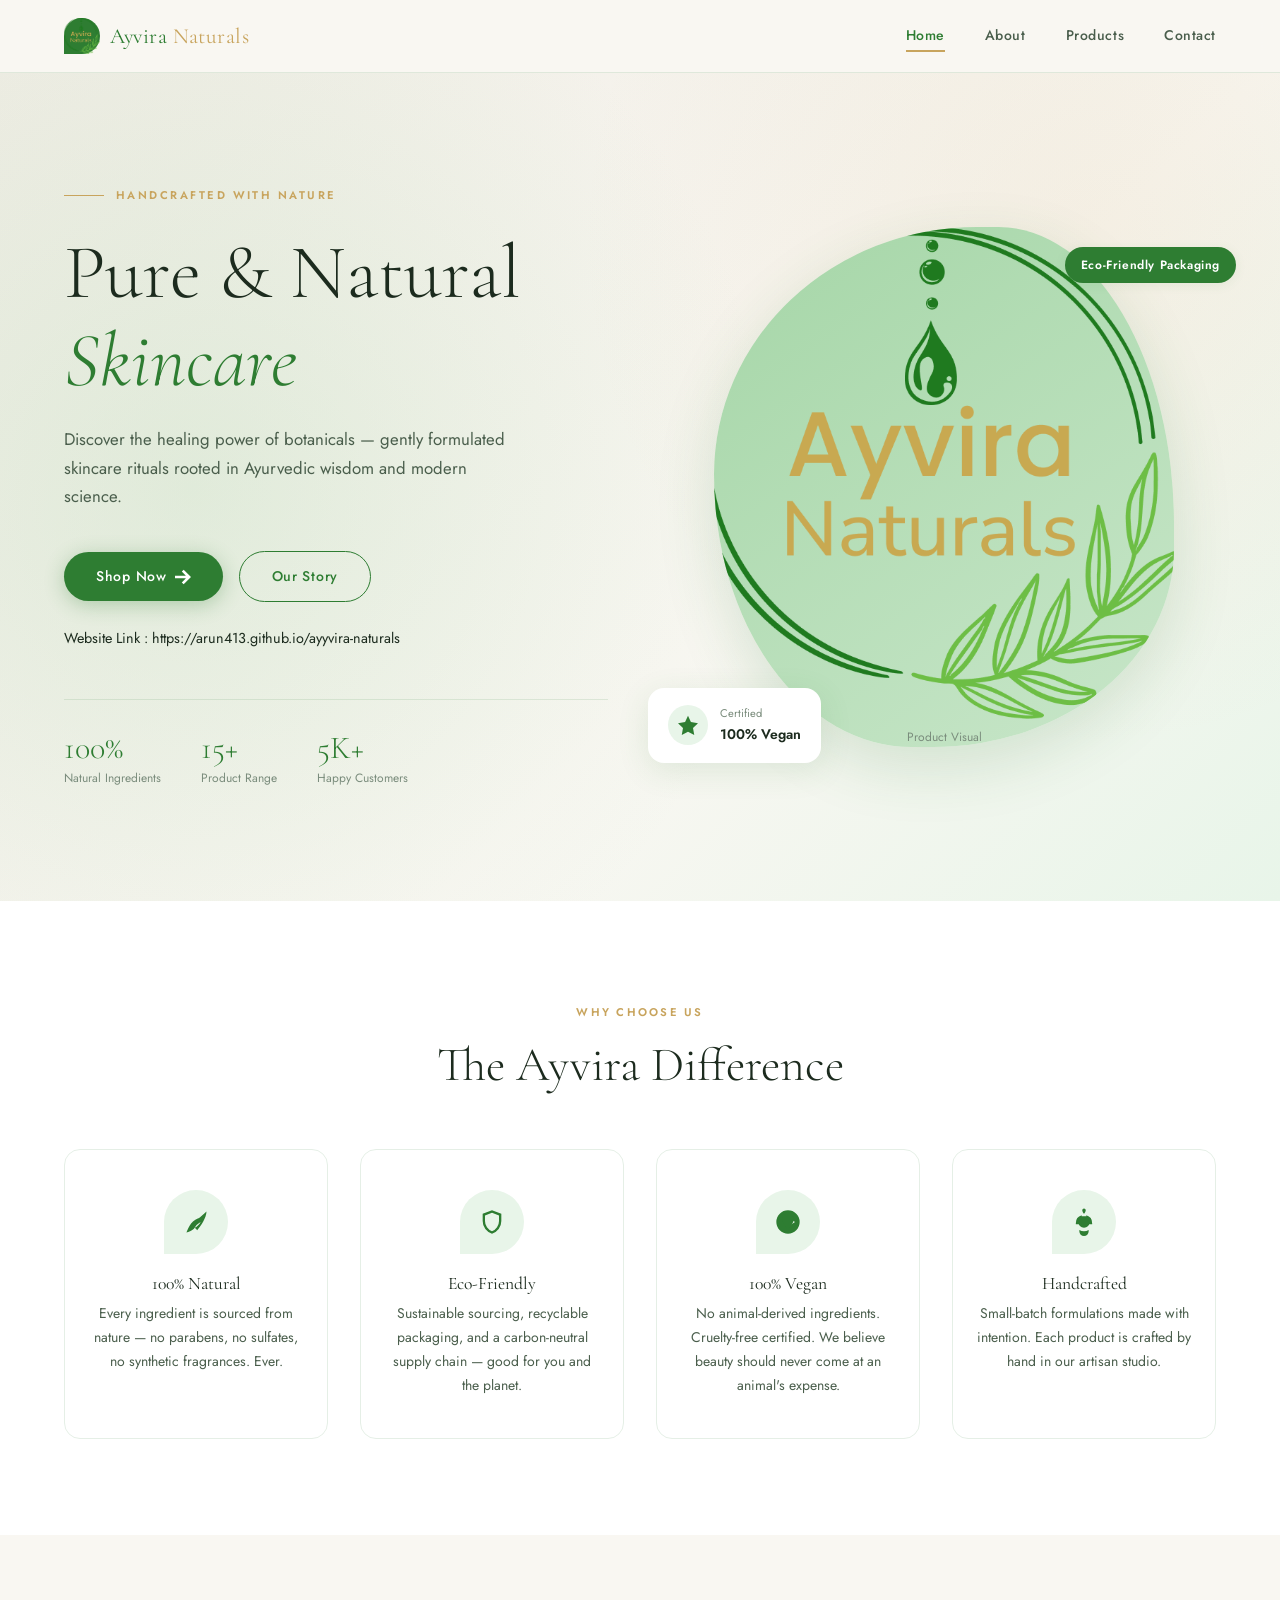
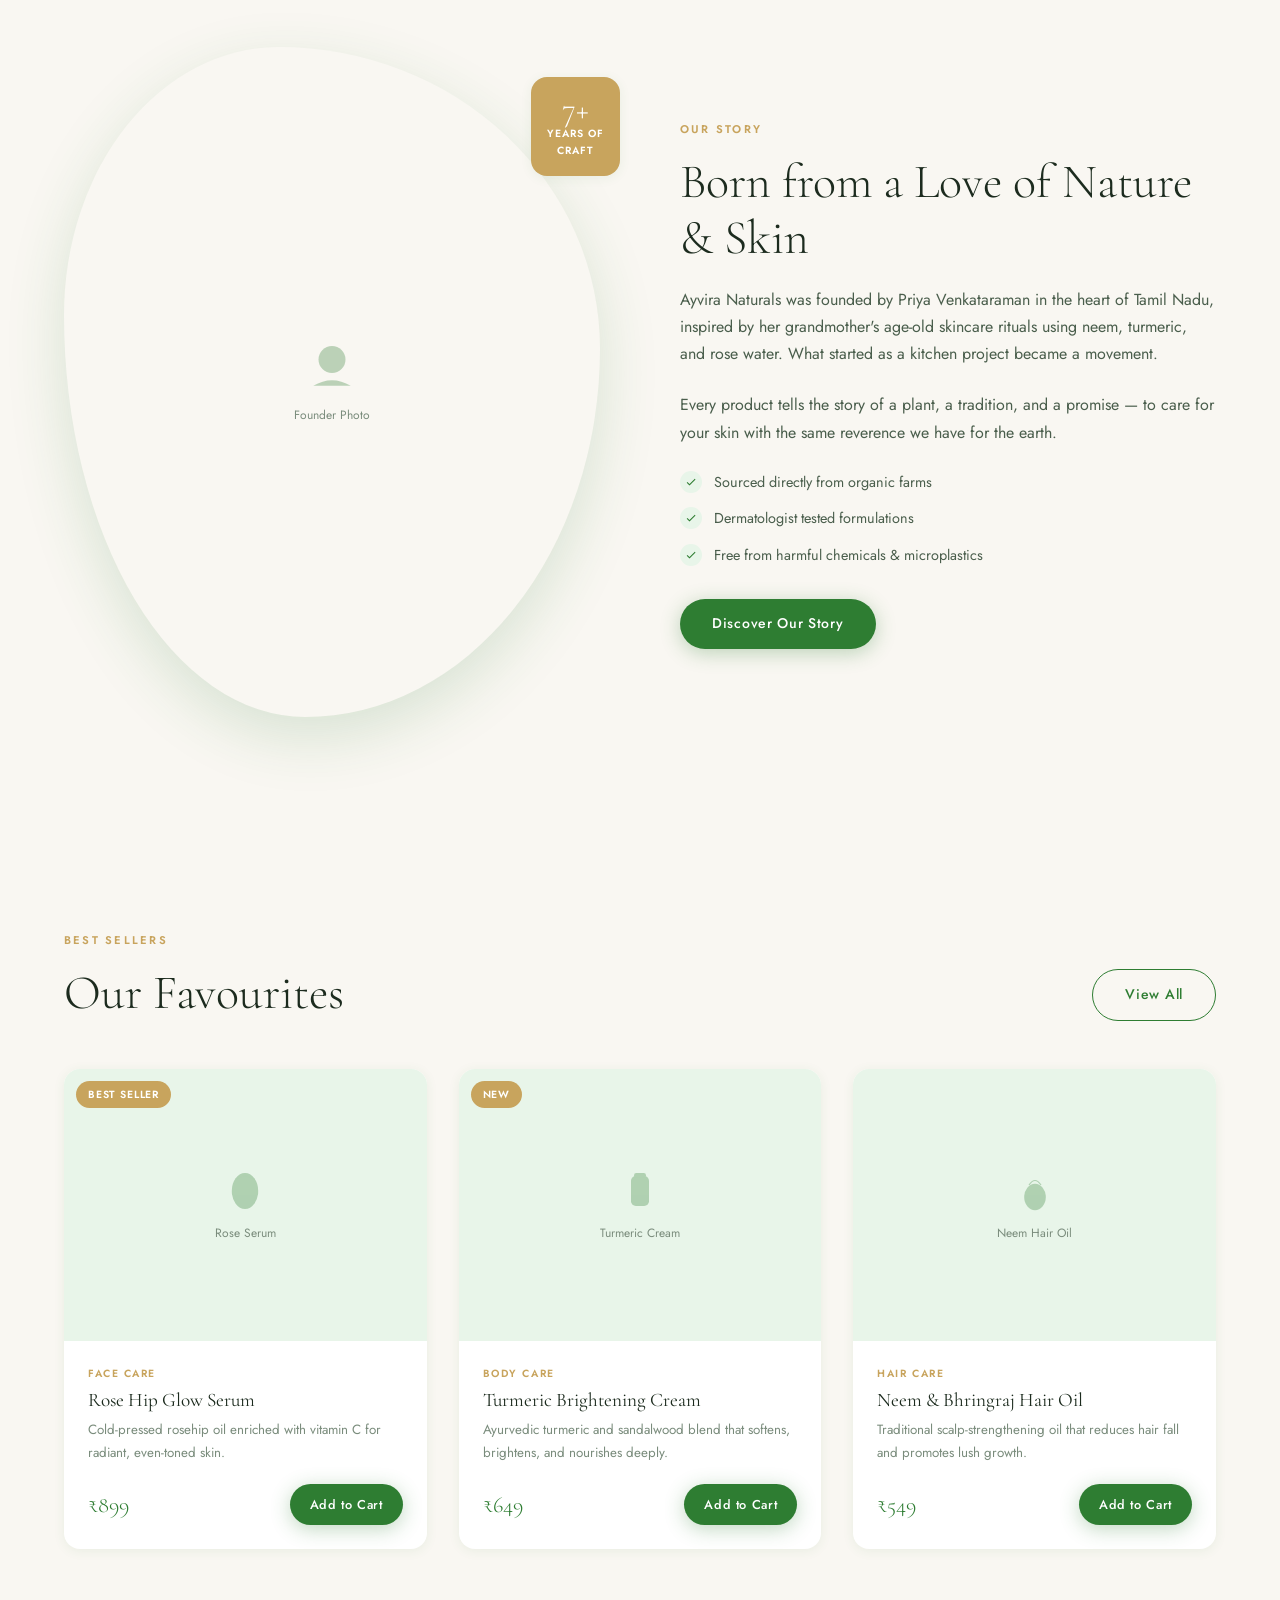
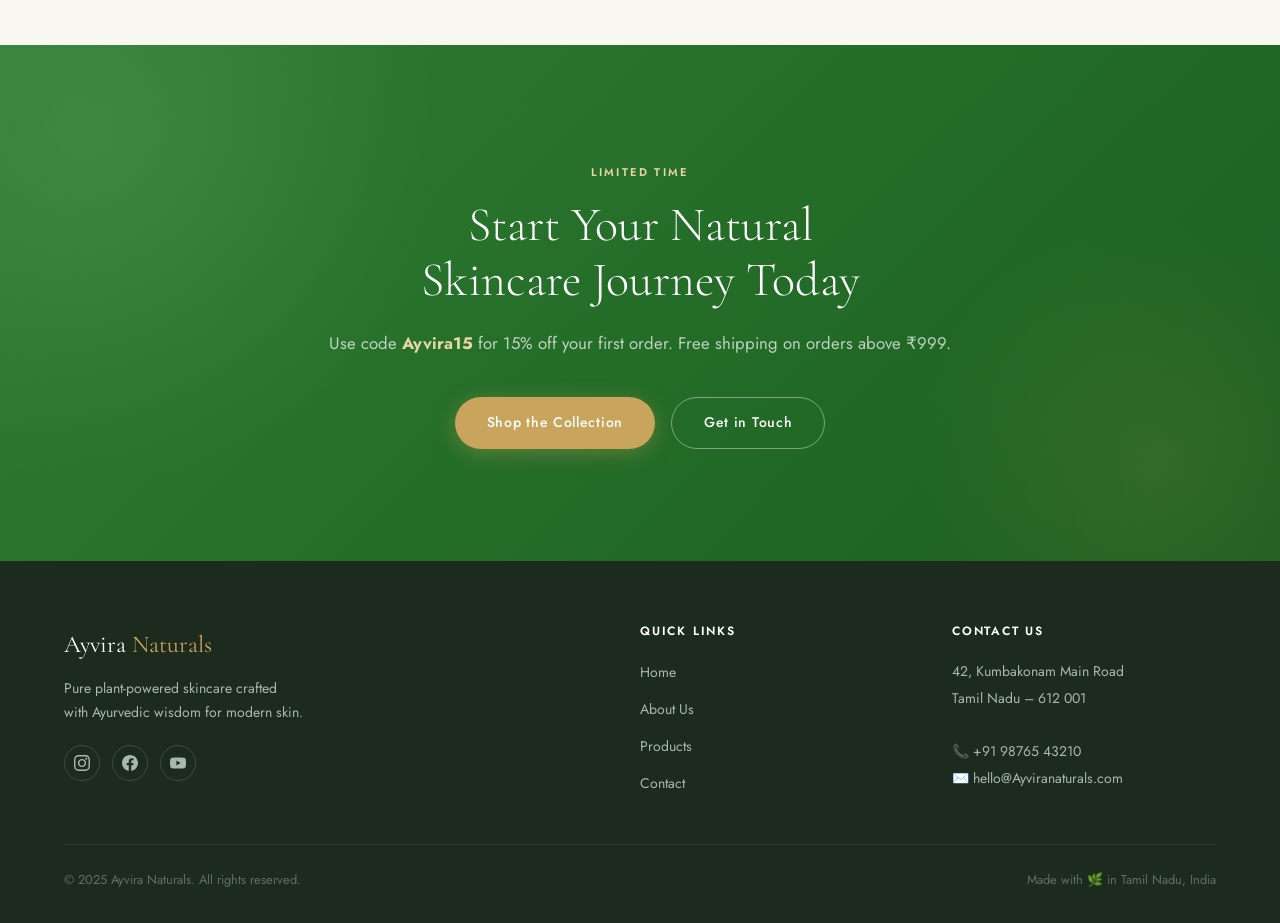
<file: index.html>
<!DOCTYPE html>
<html lang="en">
<head>
  <meta charset="UTF-8" />
  <meta name="viewport" content="width=device-width, initial-scale=1.0" />
  <meta name="description" content="Ayvira Naturals — Pure & Natural Skincare crafted with love and nature's finest ingredients." />
  <title>Ayvira Naturals | Pure & Natural Skincare</title>
  <link rel="stylesheet" href="css/style.css" />
  <!-- Favicon placeholder -->
  <link rel="icon" href="data:image/svg+xml,<svg xmlns='http://www.w3.org/2000/svg' viewBox='0 0 100 100'><text y='.9em' font-size='90'>🌿</text></svg>" />
</head>
<body>

<!-- ══════════════════════════════════════
     NAVIGATION
     ══════════════════════════════════════ -->
<header class="navbar" role="banner">
  <div class="container nav-inner">

    <!-- Logo -->
    <a href="index.html" class="nav-logo" aria-label="Ayvira Naturals Home">
      <div class="logo-icon" aria-hidden="true">
        <img src="images/logo.png" alt="Rose Hip Glow Serum" loading="lazy" />
      </div>
      <span class="logo-text">Ayvira <span>Naturals</span></span>
    </a>

    <!-- Desktop links -->
    <nav class="nav-links" aria-label="Main navigation">
      <a href="index.html">Home</a>
      <a href="about.html">About</a>
      <a href="products.html">Products</a>
      <a href="contact.html">Contact</a>
    </nav>

    <!-- Hamburger -->
    <button class="hamburger" aria-label="Toggle menu" aria-expanded="false">
      <span></span><span></span><span></span>
    </button>

  </div>

  <!-- Mobile Menu -->
  <nav class="mobile-menu" aria-label="Mobile navigation">
    <a href="index.html">Home</a>
    <a href="about.html">About</a>
    <a href="products.html">Products</a>
    <a href="contact.html">Contact</a>
  </nav>
</header>


<!-- ══════════════════════════════════════
     HERO
     ══════════════════════════════════════ -->
<main>
<section class="hero" aria-label="Hero">
  <div class="hero-bg-pattern" aria-hidden="true"></div>
  <div class="container hero-inner">

    <!-- Content -->
    <div class="hero-content fade-in">
      <div class="hero-eyebrow">
        <span class="line"></span>
        <span>Handcrafted with Nature</span>
      </div>

      <h1>Pure &amp; Natural<br><em>Skincare</em></h1>

      <p>
        Discover the healing power of botanicals — gently formulated
        skincare rituals rooted in Ayurvedic wisdom and modern science.
      </p>

      <div class="hero-actions">
        <a href="products.html" class="btn btn-primary">
          Shop Now
          <svg width="16" height="16" viewBox="0 0 24 24" fill="currentColor"><path d="M13.025 1l-2.847 2.828 6.176 6.176h-16.354v3.992h16.354l-6.176 6.176 2.847 2.828 10.975-11z"/></svg>
        </a>
        <a href="about.html" class="btn btn-outline">Our Story</a>
      </div>
      <div class="hero-disclaimer" style="margin-top:1.5rem;font-size:.9rem;color:var(--text-muted)">
        <span>Website Link : </span><a href="https://arun413.github.io/ayyvira-naturals" target="_blank" rel="noopener">https://arun413.github.io/ayyvira-naturals</a>
      </div>
      <div class="hero-stats">
        <div class="hero-stat">
          <div class="num">100%</div>
          <div class="lbl">Natural Ingredients</div>
        </div>
        <div class="hero-stat">
          <div class="num">15+</div>
          <div class="lbl">Product Range</div>
        </div>
        <div class="hero-stat">
          <div class="num">5K+</div>
          <div class="lbl">Happy Customers</div>
        </div>
      </div>
    </div>

    <!-- Visual -->
    <div class="hero-visual fade-in" style="transition-delay:.2s">
      <div class="hero-blob">
        <!-- Placeholder botanical illustration -->
        <div class="img-placeholder">
          <img src="images/logo.png" alt="Rose Hip Glow Serum" loading="lazy" />
          <span>Product Visual</span>
        </div>
      </div>

      <!-- Floating badge -->
      <div class="hero-badge">
        <div class="badge-icon">
          <svg viewBox="0 0 24 24" xmlns="http://www.w3.org/2000/svg">
            <path d="M12 1L15.5 8.5L24 9.75L18 15.5L19.5 24L12 20L4.5 24L6 15.5L0 9.75L8.5 8.5L12 1Z"/>
          </svg>
        </div>
        <div class="badge-text">
          <div class="top">Certified</div>
          <div class="bot">100% Vegan</div>
        </div>
      </div>

      <!-- Tag -->
      <div class="hero-tag">Eco-Friendly Packaging</div>
    </div>

  </div>
</section>


<!-- ══════════════════════════════════════
     FEATURES
     ══════════════════════════════════════ -->
<section class="features" aria-label="Our promises">
  <div class="container">
    <div class="features-header text-center">
      <span class="section-label">Why Choose Us</span>
      <h2>The Ayvira Difference</h2>
    </div>

    <div class="features-grid">

      <!-- Natural -->
      <article class="feature-card fade-in">
        <div class="feature-icon" aria-hidden="true">
          <svg viewBox="0 0 24 24" xmlns="http://www.w3.org/2000/svg">
            <path d="M17 8C8 10 5.9 16.17 3.82 21c1.95-.4 4.28-1.2 6.18-3C12 16 13.5 12 17 8zM21 3C17 7 14 9 10 12c.5 1 1.5 2.5 2 3 1-1 2.5-2 4-3-1 2-3 4-5 5 .5.5 1.5 1.5 2 2C16 16 21 8 21 3z"/>
          </svg>
        </div>
        <h3>100% Natural</h3>
        <p>Every ingredient is sourced from nature — no parabens, no sulfates, no synthetic fragrances. Ever.</p>
      </article>

      <!-- Eco-friendly -->
      <article class="feature-card fade-in" style="transition-delay:.1s">
        <div class="feature-icon" aria-hidden="true">
          <svg viewBox="0 0 24 24" xmlns="http://www.w3.org/2000/svg">
            <path d="M12 22q-3.475-.875-5.737-3.9Q4 15.075 4 11.1V5l8-3 8 3v6.1q0 3.975-2.263 7Q15.475 21.125 12 22zm0-2.1q2.6-.825 4.3-3.3 1.7-2.475 1.7-5.5V6.375l-6-2.25-6 2.25V11.1q0 3.025 1.7 5.5 1.7 2.475 4.3 3.3zm0-7.9z"/>
          </svg>
        </div>
        <h3>Eco-Friendly</h3>
        <p>Sustainable sourcing, recyclable packaging, and a carbon-neutral supply chain — good for you and the planet.</p>
      </article>

      <!-- Vegan -->
      <article class="feature-card fade-in" style="transition-delay:.2s">
        <div class="feature-icon" aria-hidden="true">
          <svg viewBox="0 0 24 24" xmlns="http://www.w3.org/2000/svg">
            <path d="M12 2a10 10 0 1 0 10 10A10 10 0 0 0 12 2zm-1 14.5v-9l7 4.5z"/>
            <path d="M7 9.5C7 7 9 5 12 5s5 2 5 4.5c0 3.5-5 9.5-5 9.5S7 13 7 9.5z"/>
          </svg>
        </div>
        <h3>100% Vegan</h3>
        <p>No animal-derived ingredients. Cruelty-free certified. We believe beauty should never come at an animal's expense.</p>
      </article>

      <!-- Handcrafted -->
      <article class="feature-card fade-in" style="transition-delay:.3s">
        <div class="feature-icon" aria-hidden="true">
          <svg viewBox="0 0 24 24" xmlns="http://www.w3.org/2000/svg">
            <path d="M13.5 2c0 1.5-1.5 3-1.5 3S10.5 3.5 10.5 2a1.5 1.5 0 0 1 3 0zm3.5 10H7a5 5 0 0 0 5 5 5 5 0 0 0 5-5zm-3-5.68V7h-4V6.32A6.978 6.978 0 0 0 5 13v1h14v-1a6.978 6.978 0 0 0-5-6.68zM12 20a7.024 7.024 0 0 0 4-1.25V20a4 4 0 0 1-8 0v-1.25A7.024 7.024 0 0 0 12 20z"/>
          </svg>
        </div>
        <h3>Handcrafted</h3>
        <p>Small-batch formulations made with intention. Each product is crafted by hand in our artisan studio.</p>
      </article>

    </div>
  </div>
</section>


<!-- ══════════════════════════════════════
     ABOUT PREVIEW
     ══════════════════════════════════════ -->
<section class="about-preview" aria-label="About us preview">
  <div class="container about-preview-inner">

    <!-- Image -->
    <div class="about-img-wrap fade-in">
      <div class="img-placeholder about-img-main" style="border-radius:40% 60% 55% 45% / 40% 45% 55% 60%; overflow:hidden;">
        <svg viewBox="0 0 80 80" xmlns="http://www.w3.org/2000/svg" style="width:60px;opacity:.3">
          <circle cx="40" cy="30" r="18"/>
          <path d="M15 65 Q40 50 65 65"/>
        </svg>
        <span>Founder Photo</span>
      </div>

      <!-- Badge -->
      <div class="about-img-badge">
        <div class="big">7+</div>
        <div class="sm">Years of<br>Craft</div>
      </div>
    </div>

    <!-- Content -->
    <div class="about-content fade-in" style="transition-delay:.15s">
      <span class="section-label">Our Story</span>
      <h2>Born from a Love of Nature &amp; Skin</h2>
      <p>
        Ayvira Naturals was founded by Priya Venkataraman in the heart of
        Tamil Nadu, inspired by her grandmother's age-old skincare rituals using
        neem, turmeric, and rose water. What started as a kitchen project became
        a movement.
      </p>
      <p>
        Every product tells the story of a plant, a tradition, and a promise —
        to care for your skin with the same reverence we have for the earth.
      </p>

      <ul class="about-list">
        <li>
          <span class="check" aria-hidden="true">
            <svg viewBox="0 0 24 24"><path d="M9 16.17L4.83 12l-1.42 1.41L9 19 21 7l-1.41-1.41z"/></svg>
          </span>
          Sourced directly from organic farms
        </li>
        <li>
          <span class="check" aria-hidden="true">
            <svg viewBox="0 0 24 24"><path d="M9 16.17L4.83 12l-1.42 1.41L9 19 21 7l-1.41-1.41z"/></svg>
          </span>
          Dermatologist tested formulations
        </li>
        <li>
          <span class="check" aria-hidden="true">
            <svg viewBox="0 0 24 24"><path d="M9 16.17L4.83 12l-1.42 1.41L9 19 21 7l-1.41-1.41z"/></svg>
          </span>
          Free from harmful chemicals &amp; microplastics
        </li>
      </ul>

      <a href="about.html" class="btn btn-primary">Discover Our Story</a>
    </div>

  </div>
</section>


<!-- ══════════════════════════════════════
     FEATURED PRODUCTS
     ══════════════════════════════════════ -->
<section class="featured-products" aria-label="Featured products">
  <div class="container">
    <div class="section-header">
      <div>
        <span class="section-label">Best Sellers</span>
        <h2>Our Favourites</h2>
      </div>
      <div class="right">
        <a href="products.html" class="btn btn-outline">View All</a>
      </div>
    </div>

    <div class="products-grid">

      <!-- Product 1 -->
      <article class="product-card fade-in" data-category="face">
        <div class="product-img-wrap">
          <div class="img-placeholder" style="height:100%">
            <svg viewBox="0 0 80 80" xmlns="http://www.w3.org/2000/svg" style="width:48px;opacity:.3">
              <ellipse cx="40" cy="40" rx="22" ry="30"/>
              <path d="M25 20 Q40 10 55 20" stroke="#2E7D32" fill="none" stroke-width="2"/>
            </svg>
            <span>Rose Serum</span>
          </div>
          <span class="product-badge">Best Seller</span>
          <button class="product-wishlist" aria-label="Add to wishlist">
            <svg viewBox="0 0 24 24"><path d="M12 21.35l-1.45-1.32C5.4 15.36 2 12.28 2 8.5 2 5.42 4.42 3 7.5 3c1.74 0 3.41.81 4.5 2.09C13.09 3.81 14.76 3 16.5 3 19.58 3 22 5.42 22 8.5c0 3.78-3.4 6.86-8.55 11.54L12 21.35z"/></svg>
          </button>
        </div>
        <div class="product-info">
          <div class="product-category">Face Care</div>
          <h3 class="product-name">Rose Hip Glow Serum</h3>
          <p class="product-desc">Cold-pressed rosehip oil enriched with vitamin C for radiant, even-toned skin.</p>
          <div class="product-footer">
            <span class="product-price">₹899</span>
            <a href="products.html" class="btn btn-primary" style="padding:.6rem 1.25rem;font-size:.8rem">Add to Cart</a>
          </div>
        </div>
      </article>

      <!-- Product 2 -->
      <article class="product-card fade-in" data-category="body" style="transition-delay:.1s">
        <div class="product-img-wrap">
          <div class="img-placeholder" style="height:100%">
            <svg viewBox="0 0 80 80" xmlns="http://www.w3.org/2000/svg" style="width:48px;opacity:.3">
              <rect x="25" y="15" width="30" height="50" rx="8"/>
              <rect x="30" y="10" width="20" height="8" rx="4"/>
            </svg>
            <span>Turmeric Cream</span>
          </div>
          <span class="product-badge">New</span>
          <button class="product-wishlist" aria-label="Add to wishlist">
            <svg viewBox="0 0 24 24"><path d="M12 21.35l-1.45-1.32C5.4 15.36 2 12.28 2 8.5 2 5.42 4.42 3 7.5 3c1.74 0 3.41.81 4.5 2.09C13.09 3.81 14.76 3 16.5 3 19.58 3 22 5.42 22 8.5c0 3.78-3.4 6.86-8.55 11.54L12 21.35z"/></svg>
          </button>
        </div>
        <div class="product-info">
          <div class="product-category">Body Care</div>
          <h3 class="product-name">Turmeric Brightening Cream</h3>
          <p class="product-desc">Ayurvedic turmeric and sandalwood blend that softens, brightens, and nourishes deeply.</p>
          <div class="product-footer">
            <span class="product-price">₹649</span>
            <a href="products.html" class="btn btn-primary" style="padding:.6rem 1.25rem;font-size:.8rem">Add to Cart</a>
          </div>
        </div>
      </article>

      <!-- Product 3 -->
      <article class="product-card fade-in" data-category="hair" style="transition-delay:.2s">
        <div class="product-img-wrap">
          <div class="img-placeholder" style="height:100%">
            <svg viewBox="0 0 80 80" xmlns="http://www.w3.org/2000/svg" style="width:48px;opacity:.3">
              <ellipse cx="40" cy="50" rx="18" ry="22"/>
              <path d="M30 30 Q40 15 50 30" fill="none" stroke="#2E7D32" stroke-width="2"/>
            </svg>
            <span>Neem Hair Oil</span>
          </div>
          <button class="product-wishlist" aria-label="Add to wishlist">
            <svg viewBox="0 0 24 24"><path d="M12 21.35l-1.45-1.32C5.4 15.36 2 12.28 2 8.5 2 5.42 4.42 3 7.5 3c1.74 0 3.41.81 4.5 2.09C13.09 3.81 14.76 3 16.5 3 19.58 3 22 5.42 22 8.5c0 3.78-3.4 6.86-8.55 11.54L12 21.35z"/></svg>
          </button>
        </div>
        <div class="product-info">
          <div class="product-category">Hair Care</div>
          <h3 class="product-name">Neem &amp; Bhringraj Hair Oil</h3>
          <p class="product-desc">Traditional scalp-strengthening oil that reduces hair fall and promotes lush growth.</p>
          <div class="product-footer">
            <span class="product-price">₹549</span>
            <a href="products.html" class="btn btn-primary" style="padding:.6rem 1.25rem;font-size:.8rem">Add to Cart</a>
          </div>
        </div>
      </article>

    </div>
  </div>
</section>


<!-- ══════════════════════════════════════
     CTA
     ══════════════════════════════════════ -->
<section class="cta-section" aria-label="Call to action">
  <div class="container cta-inner fade-in">
    <span class="section-label">Limited Time</span>
    <h2>Start Your Natural<br>Skincare Journey Today</h2>
    <p>Use code <strong style="color:var(--gold-light)">Ayvira15</strong> for 15% off your first order. Free shipping on orders above ₹999.</p>
    <div class="cta-actions">
      <a href="products.html" class="btn btn-gold">Shop the Collection</a>
      <a href="contact.html" class="btn" style="color:#fff;border:1.5px solid rgba(255,255,255,.4)">Get in Touch</a>
    </div>
  </div>
</section>
</main>


<!-- ══════════════════════════════════════
     FOOTER
     ══════════════════════════════════════ -->
<footer role="contentinfo">
  <div class="container">
    <div class="footer-grid">

      <!-- Brand -->
      <div class="footer-brand">
        <div class="logo-text">Ayvira <span>Naturals</span></div>
        <p>Pure plant-powered skincare crafted with Ayurvedic wisdom for modern skin.</p>
        <div class="socials" aria-label="Social media links">
          <!-- Instagram -->
          <a href="#" aria-label="Instagram">
            <svg viewBox="0 0 24 24"><path d="M12 2.163c3.204 0 3.584.012 4.85.07 3.252.148 4.771 1.691 4.919 4.919.058 1.265.069 1.645.069 4.849 0 3.205-.012 3.584-.069 4.849-.149 3.225-1.664 4.771-4.919 4.919-1.266.058-1.644.07-4.85.07-3.204 0-3.584-.012-4.849-.07-3.26-.149-4.771-1.699-4.919-4.92-.058-1.265-.07-1.644-.07-4.849 0-3.204.013-3.583.07-4.849.149-3.227 1.664-4.771 4.919-4.919 1.266-.057 1.645-.069 4.849-.069zm0-2.163c-3.259 0-3.667.014-4.947.072-4.358.2-6.78 2.618-6.98 6.98-.059 1.281-.073 1.689-.073 4.948 0 3.259.014 3.668.072 4.948.2 4.358 2.618 6.78 6.98 6.98 1.281.058 1.689.072 4.948.072 3.259 0 3.668-.014 4.948-.072 4.354-.2 6.782-2.618 6.979-6.98.059-1.28.073-1.689.073-4.948 0-3.259-.014-3.667-.072-4.947-.196-4.354-2.617-6.78-6.979-6.98-1.281-.059-1.69-.073-4.949-.073zm0 5.838c-3.403 0-6.162 2.759-6.162 6.162s2.759 6.163 6.162 6.163 6.162-2.759 6.162-6.163c0-3.403-2.759-6.162-6.162-6.162zm0 10.162c-2.209 0-4-1.79-4-4 0-2.209 1.791-4 4-4s4 1.791 4 4c0 2.21-1.791 4-4 4zm6.406-11.845c-.796 0-1.441.645-1.441 1.44s.645 1.44 1.441 1.44c.795 0 1.439-.645 1.439-1.44s-.644-1.44-1.439-1.44z"/></svg>
          </a>
          <!-- Facebook -->
          <a href="#" aria-label="Facebook">
            <svg viewBox="0 0 24 24"><path d="M24 12.073c0-6.627-5.373-12-12-12s-12 5.373-12 12c0 5.99 4.388 10.954 10.125 11.854v-8.385H7.078v-3.47h3.047V9.43c0-3.007 1.792-4.669 4.533-4.669 1.312 0 2.686.235 2.686.235v2.953H15.83c-1.491 0-1.956.925-1.956 1.874v2.25h3.328l-.532 3.47h-2.796v8.385C19.612 23.027 24 18.062 24 12.073z"/></svg>
          </a>
          <!-- YouTube -->
          <a href="#" aria-label="YouTube">
            <svg viewBox="0 0 24 24"><path d="M23.495 6.205a3.007 3.007 0 0 0-2.088-2.088c-1.87-.501-9.396-.501-9.396-.501s-7.507-.01-9.396.501A3.007 3.007 0 0 0 .527 6.205a31.247 31.247 0 0 0-.522 5.805 31.247 31.247 0 0 0 .522 5.783 3.007 3.007 0 0 0 2.088 2.088c1.868.502 9.396.502 9.396.502s7.506 0 9.396-.502a3.007 3.007 0 0 0 2.088-2.088 31.247 31.247 0 0 0 .5-5.783 31.247 31.247 0 0 0-.5-5.805zM9.609 15.601V8.408l6.264 3.602z"/></svg>
          </a>
        </div>
      </div>

      <!-- Quick Links -->
      <div class="footer-col">
        <h4>Quick Links</h4>
        <ul>
          <li><a href="index.html">Home</a></li>
          <li><a href="about.html">About Us</a></li>
          <li><a href="products.html">Products</a></li>
          <li><a href="contact.html">Contact</a></li>
        </ul>
      </div>

      <!-- Contact -->
      <div class="footer-col">
        <h4>Contact Us</h4>
        <address>
          42, Kumbakonam Main Road<br>
          Tamil Nadu – 612 001<br>
          <br>
          📞 +91 98765 43210<br>
          ✉️ hello@Ayviranaturals.com
        </address>
      </div>

    </div>

    <!-- Bottom bar -->
    <div class="footer-bottom">
      <span>© 2025 Ayvira Naturals. All rights reserved.</span>
      <span>Made with 🌿 in Tamil Nadu, India</span>
    </div>
  </div>
</footer>

<script src="js/script.js"></script>
</body>
</html>
</file>
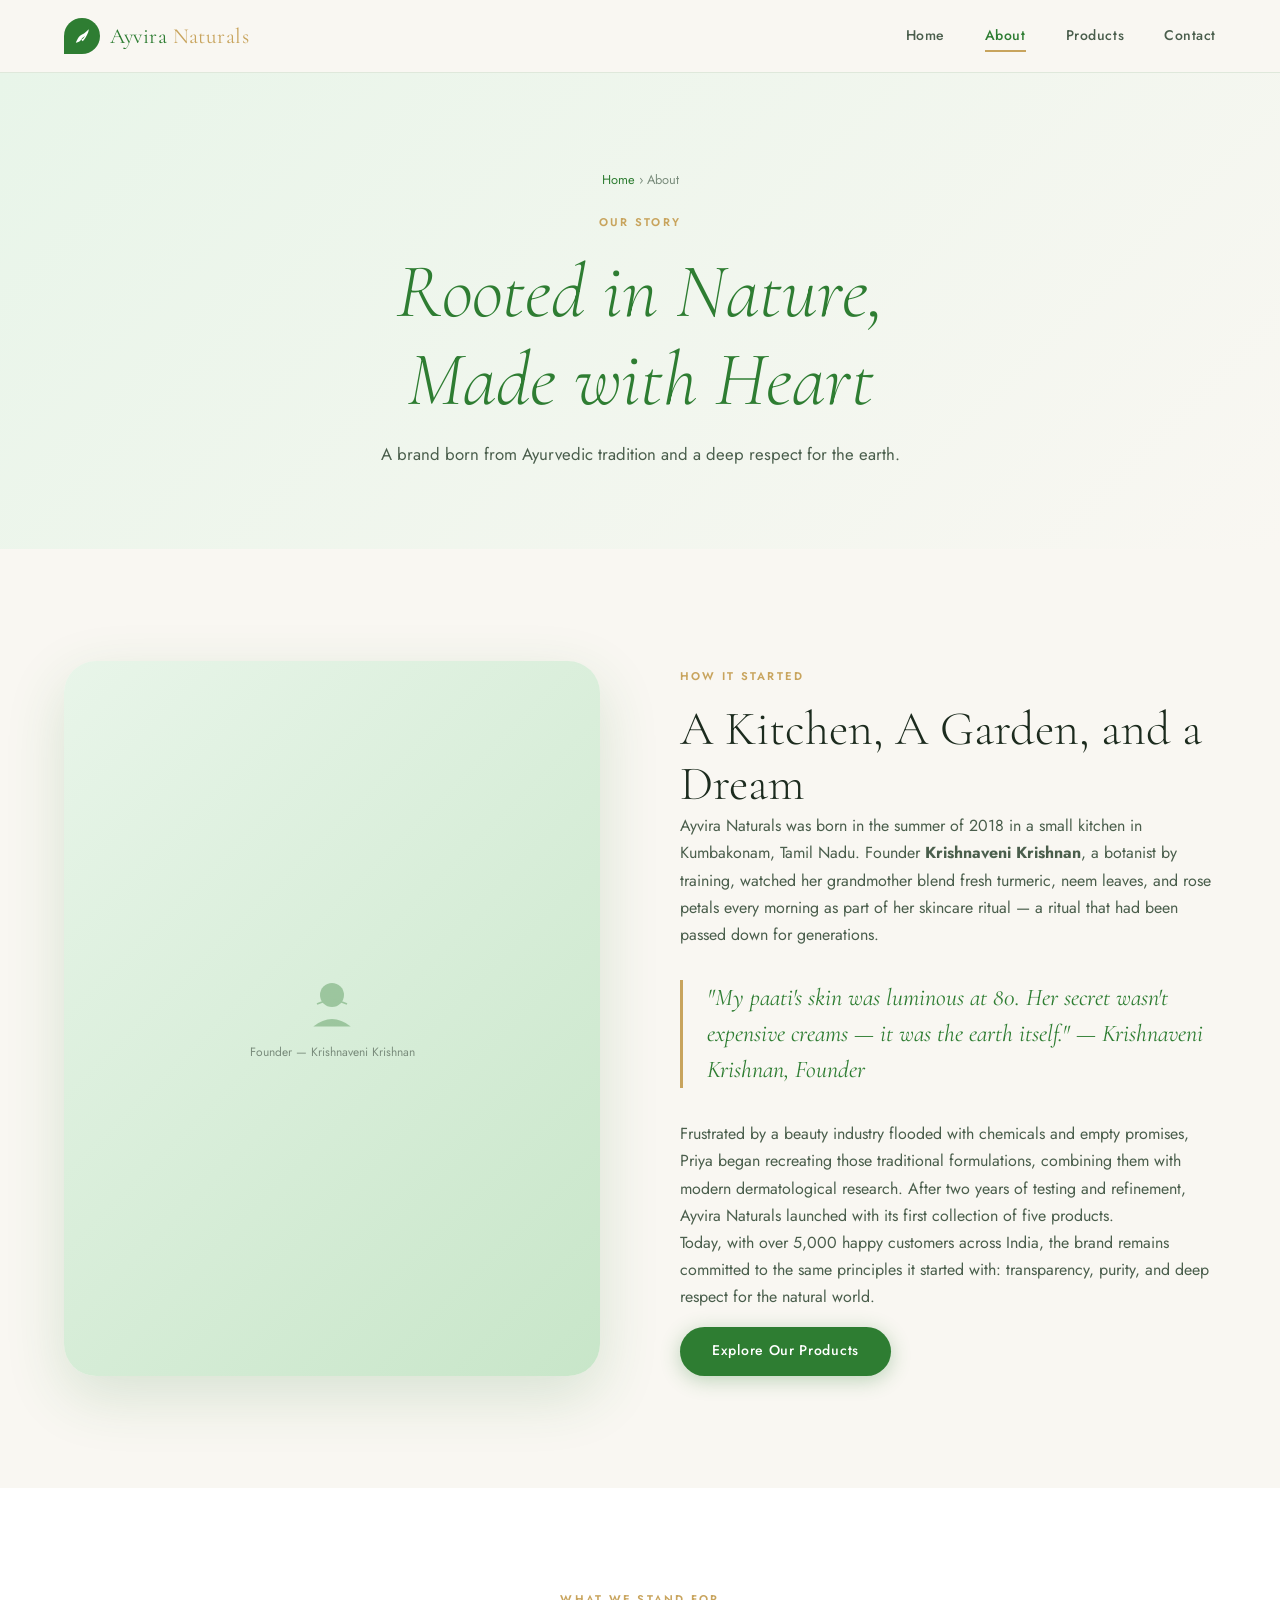
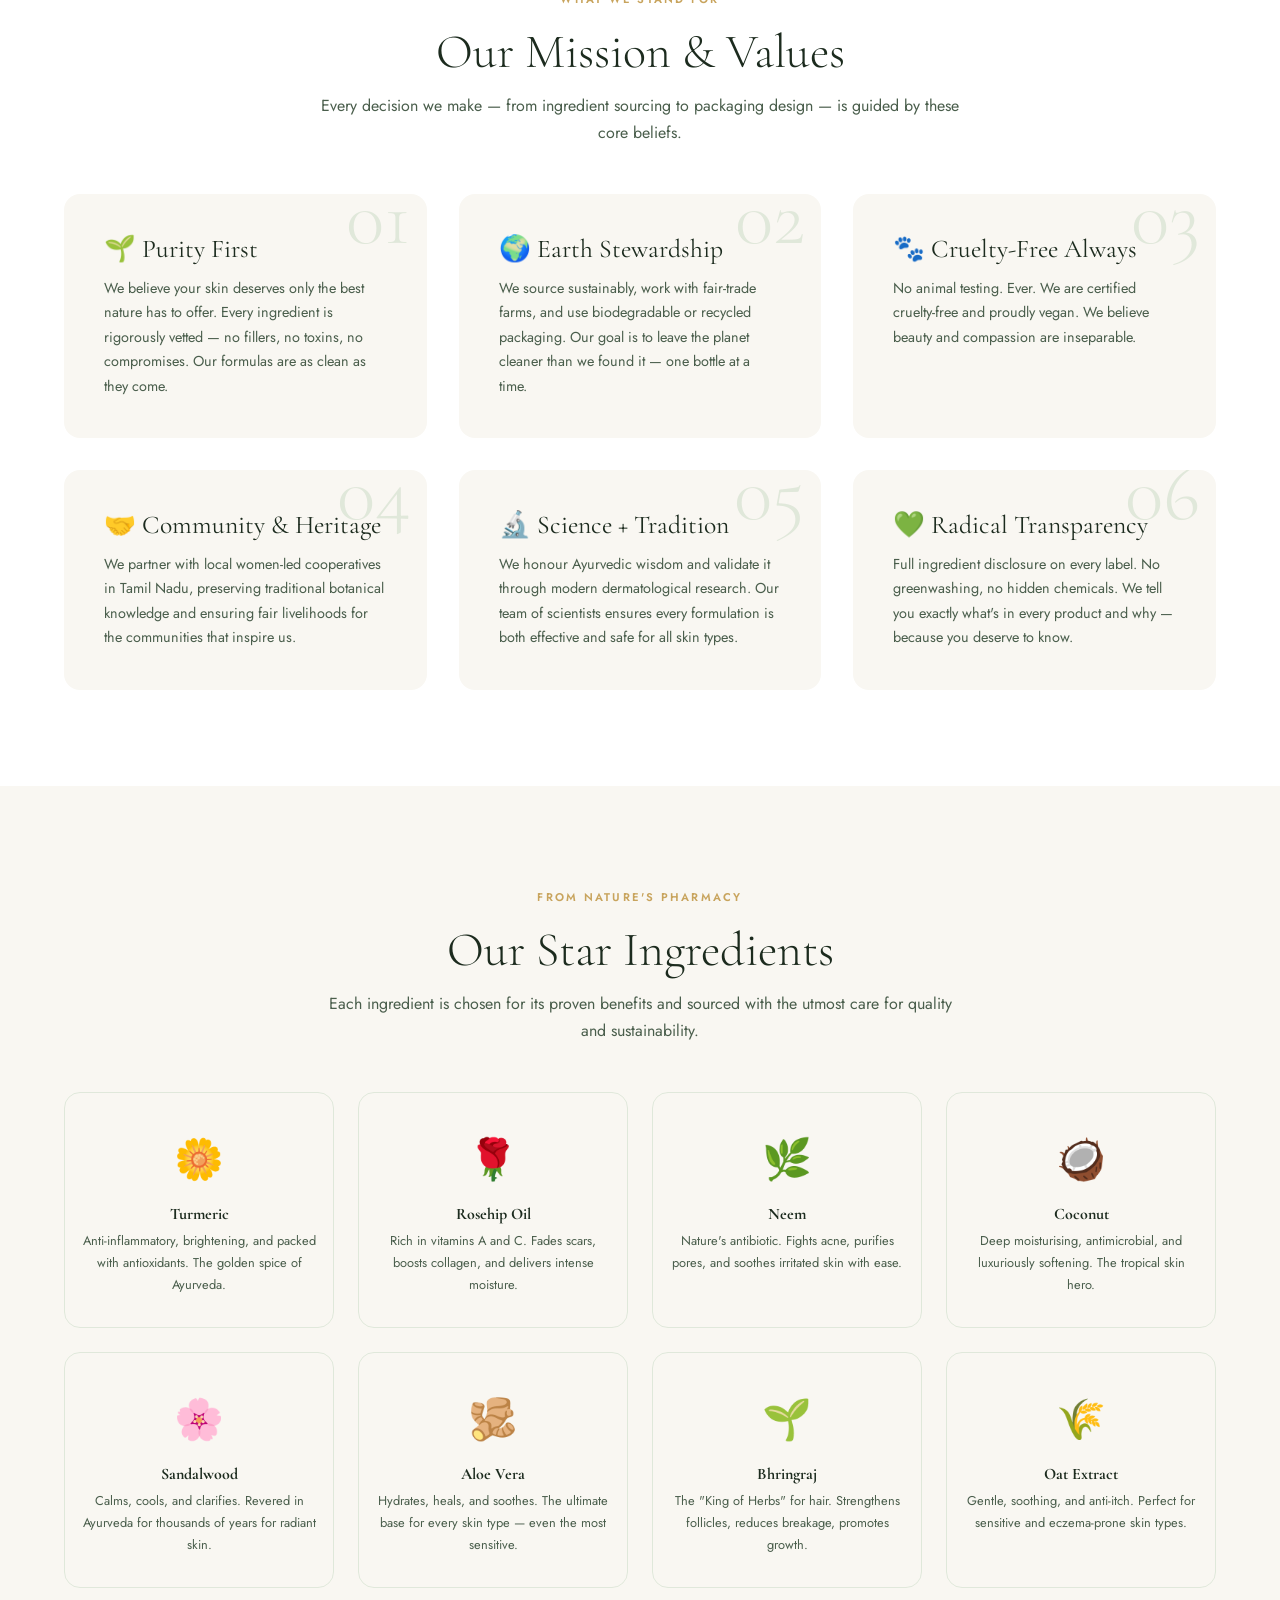
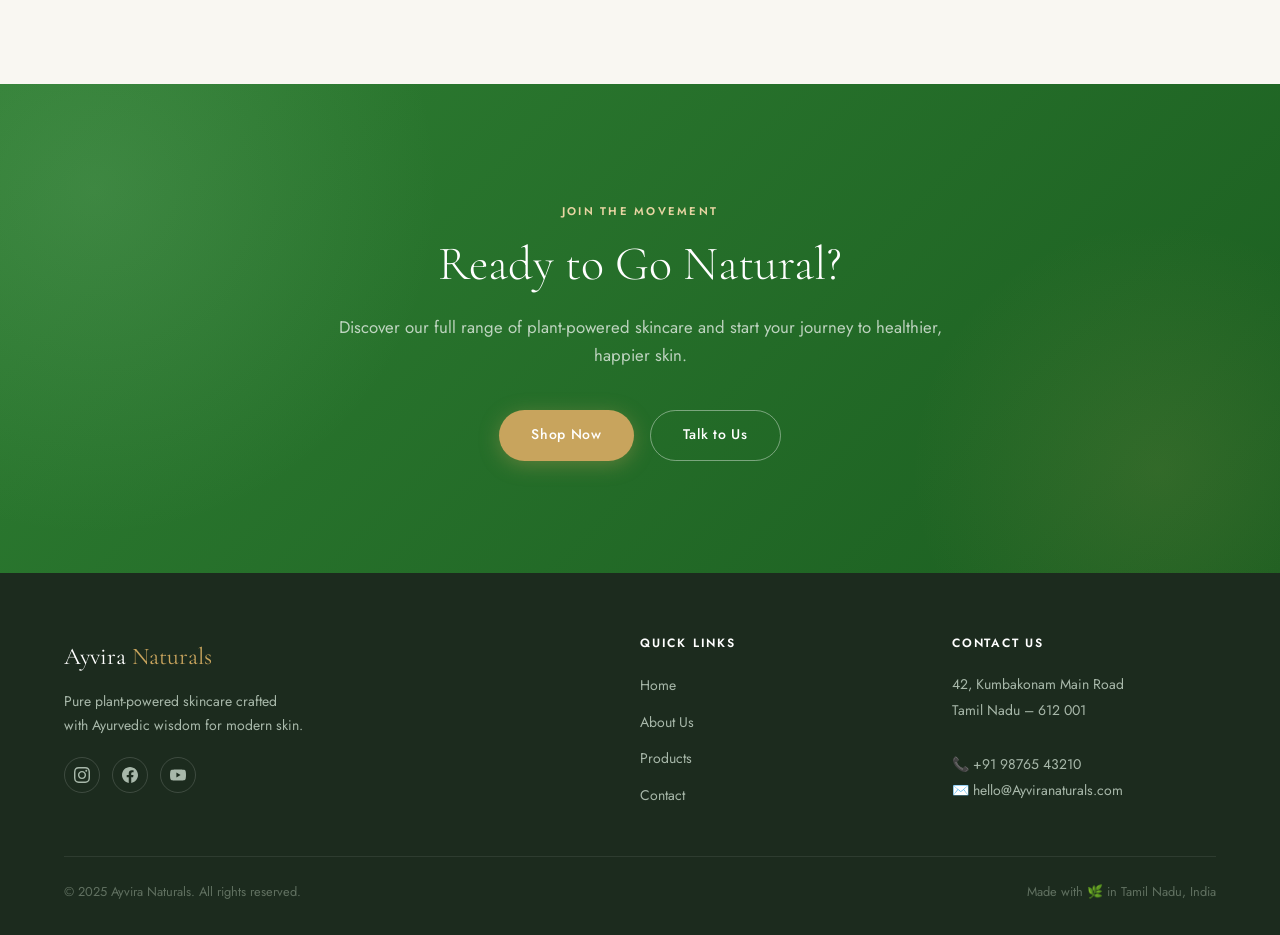
<file: about.html>
<!DOCTYPE html>
<html lang="en">
<head>
  <meta charset="UTF-8" />
  <meta name="viewport" content="width=device-width, initial-scale=1.0" />
  <meta name="description" content="The story behind Ayvira Naturals — our mission, values, and love for botanical skincare." />
  <title>About | Ayvira Naturals</title>
  <link rel="stylesheet" href="css/style.css" />
  <link rel="icon" href="data:image/svg+xml,<svg xmlns='http://www.w3.org/2000/svg' viewBox='0 0 100 100'><text y='.9em' font-size='90'>🌿</text></svg>" />
</head>
<body>

<!-- ══════════════════════════════════════ NAVIGATION ══ -->
<header class="navbar" role="banner">
  <div class="container nav-inner">
    <a href="index.html" class="nav-logo" aria-label="Ayvira Naturals Home">
      <div class="logo-icon" aria-hidden="true">
        <svg viewBox="0 0 24 24"><path d="M17 8C8 10 5.9 16.17 3.82 21c1.95-.4 4.28-1.2 6.18-3C12 16 13.5 12 17 8zM21 3C17 7 14 9 10 12c.5 1 1.5 2.5 2 3 1-1 2.5-2 4-3-1 2-3 4-5 5 .5.5 1.5 1.5 2 2C16 16 21 8 21 3z"/></svg>
      </div>
      <span class="logo-text">Ayvira <span>Naturals</span></span>
    </a>
    <nav class="nav-links" aria-label="Main navigation">
      <a href="index.html">Home</a>
      <a href="about.html">About</a>
      <a href="products.html">Products</a>
      <a href="contact.html">Contact</a>
    </nav>
    <button class="hamburger" aria-label="Toggle menu" aria-expanded="false">
      <span></span><span></span><span></span>
    </button>
  </div>
  <nav class="mobile-menu" aria-label="Mobile navigation">
    <a href="index.html">Home</a>
    <a href="about.html">About</a>
    <a href="products.html">Products</a>
    <a href="contact.html">Contact</a>
  </nav>
</header>

<main>

<!-- ══════════════════════════════════════ PAGE HERO ══ -->
<section class="page-hero" aria-label="About page hero">
  <div class="container">
    <p class="breadcrumb"><a href="index.html">Home</a> &rsaquo; About</p>
    <span class="section-label">Our Story</span>
    <h1>Rooted in Nature,<br><em>Made with Heart</em></h1>
    <p>A brand born from Ayurvedic tradition and a deep respect for the earth.</p>
  </div>
</section>


<!-- ══════════════════════════════════════ BRAND STORY ══ -->
<section class="brand-story" aria-label="Brand story">
  <div class="container brand-story-inner">

    <!-- Image -->
    <div class="fade-in">
      <div class="img-placeholder story-img" style="display:flex;align-items:center;justify-content:center;flex-direction:column;gap:.5rem;background:linear-gradient(135deg,#e8f5e9,#c8e6c9);">
        <svg viewBox="0 0 80 80" xmlns="http://www.w3.org/2000/svg" style="width:60px;fill:#2E7D32;opacity:.35">
          <circle cx="40" cy="28" r="16"/>
          <path d="M15 70 Q40 50 65 70"/>
          <path d="M20 40 Q40 30 60 40" fill="none" stroke="#2E7D32" stroke-width="2"/>
        </svg>
        <span style="font-size:.75rem;color:#7A8C7C">Founder — Krishnaveni Krishnan</span>
      </div>
    </div>

    <!-- Story content -->
    <div class="story-content fade-in" style="transition-delay:.2s">
      <span class="section-label">How It Started</span>
      <h2>A Kitchen, A Garden, and a Dream</h2>

      <p>
        Ayvira Naturals was born in the summer of 2018 in a small kitchen
        in Kumbakonam, Tamil Nadu. Founder <strong>Krishnaveni Krishnan</strong>,
        a botanist by training, watched her grandmother blend fresh turmeric,
        neem leaves, and rose petals every morning as part of her skincare ritual —
        a ritual that had been passed down for generations.
      </p>

      <blockquote>
        "My paati's skin was luminous at 80. Her secret wasn't expensive creams —
        it was the earth itself."
        <cite>— Krishnaveni Krishnan, Founder</cite>
      </blockquote>

      <p>
        Frustrated by a beauty industry flooded with chemicals and empty promises,
        Priya began recreating those traditional formulations, combining them with
        modern dermatological research. After two years of testing and refinement,
        Ayvira Naturals launched with its first collection of five products.
      </p>

      <p>
        Today, with over 5,000 happy customers across India, the brand remains
        committed to the same principles it started with: transparency, purity,
        and deep respect for the natural world.
      </p>

      <a href="products.html" class="btn btn-primary" style="margin-top:1rem">Explore Our Products</a>
    </div>

  </div>
</section>


<!-- ══════════════════════════════════════ VALUES ══ -->
<section class="values-section" aria-label="Our values">
  <div class="container">
    <div class="text-center">
      <span class="section-label">What We Stand For</span>
      <h2>Our Mission &amp; Values</h2>
      <p style="margin:.75rem auto 0;">
        Every decision we make — from ingredient sourcing to packaging design —
        is guided by these core beliefs.
      </p>
    </div>

    <div class="values-grid">

      <article class="value-card fade-in">
        <div class="value-num" aria-hidden="true">01</div>
        <h3>🌱 Purity First</h3>
        <p>
          We believe your skin deserves only the best nature has to offer.
          Every ingredient is rigorously vetted — no fillers, no toxins,
          no compromises. Our formulas are as clean as they come.
        </p>
      </article>

      <article class="value-card fade-in" style="transition-delay:.1s">
        <div class="value-num" aria-hidden="true">02</div>
        <h3>🌍 Earth Stewardship</h3>
        <p>
          We source sustainably, work with fair-trade farms, and use
          biodegradable or recycled packaging. Our goal is to leave the
          planet cleaner than we found it — one bottle at a time.
        </p>
      </article>

      <article class="value-card fade-in" style="transition-delay:.2s">
        <div class="value-num" aria-hidden="true">03</div>
        <h3>🐾 Cruelty-Free Always</h3>
        <p>
          No animal testing. Ever. We are certified cruelty-free and
          proudly vegan. We believe beauty and compassion are inseparable.
        </p>
      </article>

      <article class="value-card fade-in" style="transition-delay:.3s">
        <div class="value-num" aria-hidden="true">04</div>
        <h3>🤝 Community &amp; Heritage</h3>
        <p>
          We partner with local women-led cooperatives in Tamil Nadu,
          preserving traditional botanical knowledge and ensuring fair
          livelihoods for the communities that inspire us.
        </p>
      </article>

      <article class="value-card fade-in" style="transition-delay:.4s">
        <div class="value-num" aria-hidden="true">05</div>
        <h3>🔬 Science + Tradition</h3>
        <p>
          We honour Ayurvedic wisdom and validate it through modern
          dermatological research. Our team of scientists ensures every
          formulation is both effective and safe for all skin types.
        </p>
      </article>

      <article class="value-card fade-in" style="transition-delay:.5s">
        <div class="value-num" aria-hidden="true">06</div>
        <h3>💚 Radical Transparency</h3>
        <p>
          Full ingredient disclosure on every label. No greenwashing,
          no hidden chemicals. We tell you exactly what's in every product
          and why — because you deserve to know.
        </p>
      </article>

    </div>
  </div>
</section>


<!-- ══════════════════════════════════════ INGREDIENTS ══ -->
<section class="ingredients-section" aria-label="Key ingredients">
  <div class="container">
    <div class="text-center">
      <span class="section-label">From Nature's Pharmacy</span>
      <h2>Our Star Ingredients</h2>
      <p style="margin:.75rem auto 0;">
        Each ingredient is chosen for its proven benefits and sourced
        with the utmost care for quality and sustainability.
      </p>
    </div>

    <div class="ingredients-list">

      <div class="ingredient-item fade-in">
        <div class="ingredient-emoji">🌼</div>
        <h4>Turmeric</h4>
        <p>Anti-inflammatory, brightening, and packed with antioxidants. The golden spice of Ayurveda.</p>
      </div>

      <div class="ingredient-item fade-in" style="transition-delay:.1s">
        <div class="ingredient-emoji">🌹</div>
        <h4>Rosehip Oil</h4>
        <p>Rich in vitamins A and C. Fades scars, boosts collagen, and delivers intense moisture.</p>
      </div>

      <div class="ingredient-item fade-in" style="transition-delay:.2s">
        <div class="ingredient-emoji">🌿</div>
        <h4>Neem</h4>
        <p>Nature's antibiotic. Fights acne, purifies pores, and soothes irritated skin with ease.</p>
      </div>

      <div class="ingredient-item fade-in" style="transition-delay:.3s">
        <div class="ingredient-emoji">🥥</div>
        <h4>Coconut</h4>
        <p>Deep moisturising, antimicrobial, and luxuriously softening. The tropical skin hero.</p>
      </div>

      <div class="ingredient-item fade-in" style="transition-delay:.4s">
        <div class="ingredient-emoji">🌸</div>
        <h4>Sandalwood</h4>
        <p>Calms, cools, and clarifies. Revered in Ayurveda for thousands of years for radiant skin.</p>
      </div>

      <div class="ingredient-item fade-in" style="transition-delay:.5s">
        <div class="ingredient-emoji">🫚</div>
        <h4>Aloe Vera</h4>
        <p>Hydrates, heals, and soothes. The ultimate base for every skin type — even the most sensitive.</p>
      </div>

      <div class="ingredient-item fade-in" style="transition-delay:.6s">
        <div class="ingredient-emoji">🌱</div>
        <h4>Bhringraj</h4>
        <p>The "King of Herbs" for hair. Strengthens follicles, reduces breakage, promotes growth.</p>
      </div>

      <div class="ingredient-item fade-in" style="transition-delay:.7s">
        <div class="ingredient-emoji">🌾</div>
        <h4>Oat Extract</h4>
        <p>Gentle, soothing, and anti-itch. Perfect for sensitive and eczema-prone skin types.</p>
      </div>

    </div>
  </div>
</section>


<!-- ══════════════════════════════════════ CTA ══ -->
<section class="cta-section" aria-label="CTA">
  <div class="container cta-inner fade-in">
    <span class="section-label">Join the Movement</span>
    <h2>Ready to Go Natural?</h2>
    <p>Discover our full range of plant-powered skincare and start your journey to healthier, happier skin.</p>
    <div class="cta-actions">
      <a href="products.html" class="btn btn-gold">Shop Now</a>
      <a href="contact.html" class="btn" style="color:#fff;border:1.5px solid rgba(255,255,255,.4)">Talk to Us</a>
    </div>
  </div>
</section>

</main>


<!-- ══════════════════════════════════════ FOOTER ══ -->
<footer role="contentinfo">
  <div class="container">
    <div class="footer-grid">
      <div class="footer-brand">
        <div class="logo-text">Ayvira <span>Naturals</span></div>
        <p>Pure plant-powered skincare crafted with Ayurvedic wisdom for modern skin.</p>
        <div class="socials" aria-label="Social media links">
          <a href="#" aria-label="Instagram">
            <svg viewBox="0 0 24 24"><path d="M12 2.163c3.204 0 3.584.012 4.85.07 3.252.148 4.771 1.691 4.919 4.919.058 1.265.069 1.645.069 4.849 0 3.205-.012 3.584-.069 4.849-.149 3.225-1.664 4.771-4.919 4.919-1.266.058-1.644.07-4.85.07-3.204 0-3.584-.012-4.849-.07-3.26-.149-4.771-1.699-4.919-4.92-.058-1.265-.07-1.644-.07-4.849 0-3.204.013-3.583.07-4.849.149-3.227 1.664-4.771 4.919-4.919 1.266-.057 1.645-.069 4.849-.069zm0-2.163c-3.259 0-3.667.014-4.947.072-4.358.2-6.78 2.618-6.98 6.98-.059 1.281-.073 1.689-.073 4.948 0 3.259.014 3.668.072 4.948.2 4.358 2.618 6.78 6.98 6.98 1.281.058 1.689.072 4.948.072 3.259 0 3.668-.014 4.948-.072 4.354-.2 6.782-2.618 6.979-6.98.059-1.28.073-1.689.073-4.948 0-3.259-.014-3.667-.072-4.947-.196-4.354-2.617-6.78-6.979-6.98-1.281-.059-1.69-.073-4.949-.073zm0 5.838c-3.403 0-6.162 2.759-6.162 6.162s2.759 6.163 6.162 6.163 6.162-2.759 6.162-6.163c0-3.403-2.759-6.162-6.162-6.162zm0 10.162c-2.209 0-4-1.79-4-4 0-2.209 1.791-4 4-4s4 1.791 4 4c0 2.21-1.791 4-4 4zm6.406-11.845c-.796 0-1.441.645-1.441 1.44s.645 1.44 1.441 1.44c.795 0 1.439-.645 1.439-1.44s-.644-1.44-1.439-1.44z"/></svg>
          </a>
          <a href="#" aria-label="Facebook">
            <svg viewBox="0 0 24 24"><path d="M24 12.073c0-6.627-5.373-12-12-12s-12 5.373-12 12c0 5.99 4.388 10.954 10.125 11.854v-8.385H7.078v-3.47h3.047V9.43c0-3.007 1.792-4.669 4.533-4.669 1.312 0 2.686.235 2.686.235v2.953H15.83c-1.491 0-1.956.925-1.956 1.874v2.25h3.328l-.532 3.47h-2.796v8.385C19.612 23.027 24 18.062 24 12.073z"/></svg>
          </a>
          <a href="#" aria-label="YouTube">
            <svg viewBox="0 0 24 24"><path d="M23.495 6.205a3.007 3.007 0 0 0-2.088-2.088c-1.87-.501-9.396-.501-9.396-.501s-7.507-.01-9.396.501A3.007 3.007 0 0 0 .527 6.205a31.247 31.247 0 0 0-.522 5.805 31.247 31.247 0 0 0 .522 5.783 3.007 3.007 0 0 0 2.088 2.088c1.868.502 9.396.502 9.396.502s7.506 0 9.396-.502a3.007 3.007 0 0 0 2.088-2.088 31.247 31.247 0 0 0 .5-5.783 31.247 31.247 0 0 0-.5-5.805zM9.609 15.601V8.408l6.264 3.602z"/></svg>
          </a>
        </div>
      </div>
      <div class="footer-col">
        <h4>Quick Links</h4>
        <ul>
          <li><a href="index.html">Home</a></li>
          <li><a href="about.html">About Us</a></li>
          <li><a href="products.html">Products</a></li>
          <li><a href="contact.html">Contact</a></li>
        </ul>
      </div>
      <div class="footer-col">
        <h4>Contact Us</h4>
        <address>
          42, Kumbakonam Main Road<br>Tamil Nadu – 612 001<br><br>
          📞 +91 98765 43210<br>
          ✉️ hello@Ayviranaturals.com
        </address>
      </div>
    </div>
    <div class="footer-bottom">
      <span>© 2025 Ayvira Naturals. All rights reserved.</span>
      <span>Made with 🌿 in Tamil Nadu, India</span>
    </div>
  </div>
</footer>

<script src="js/script.js"></script>
</body>
</html>
</file>
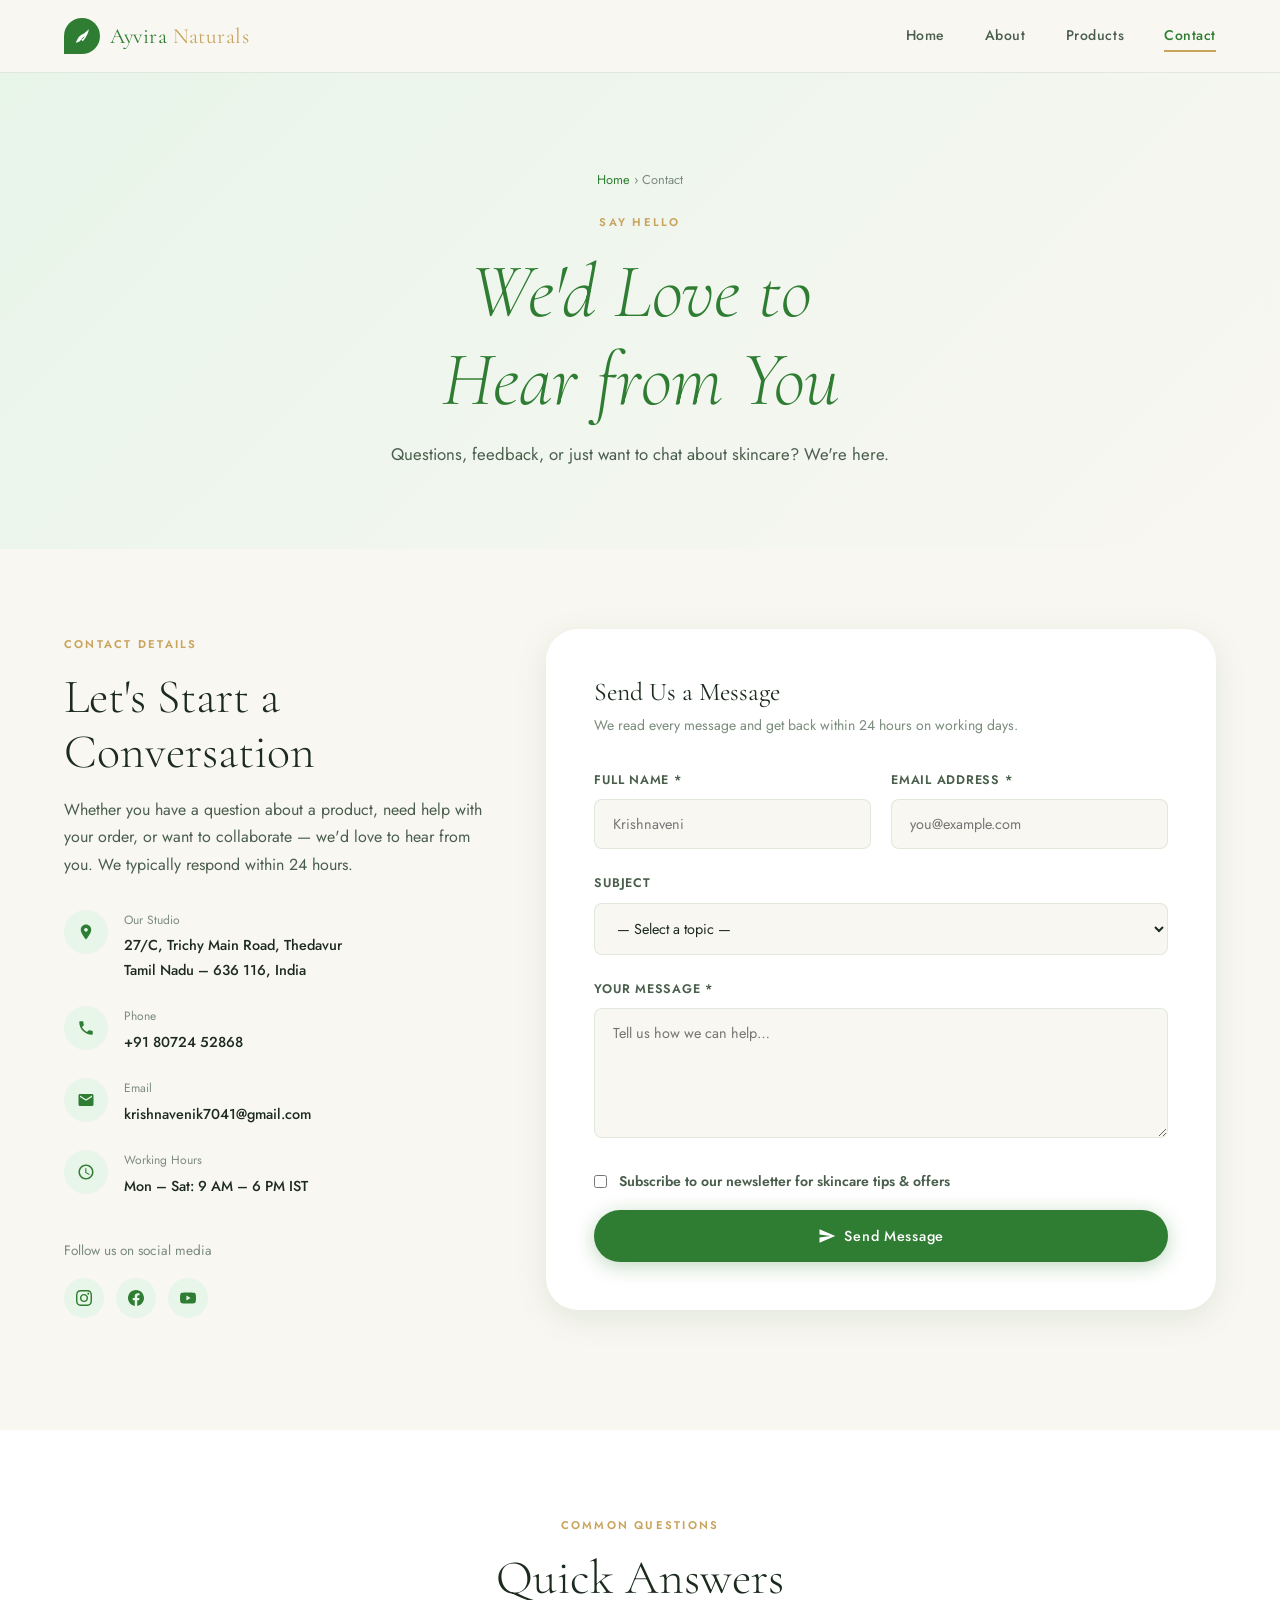
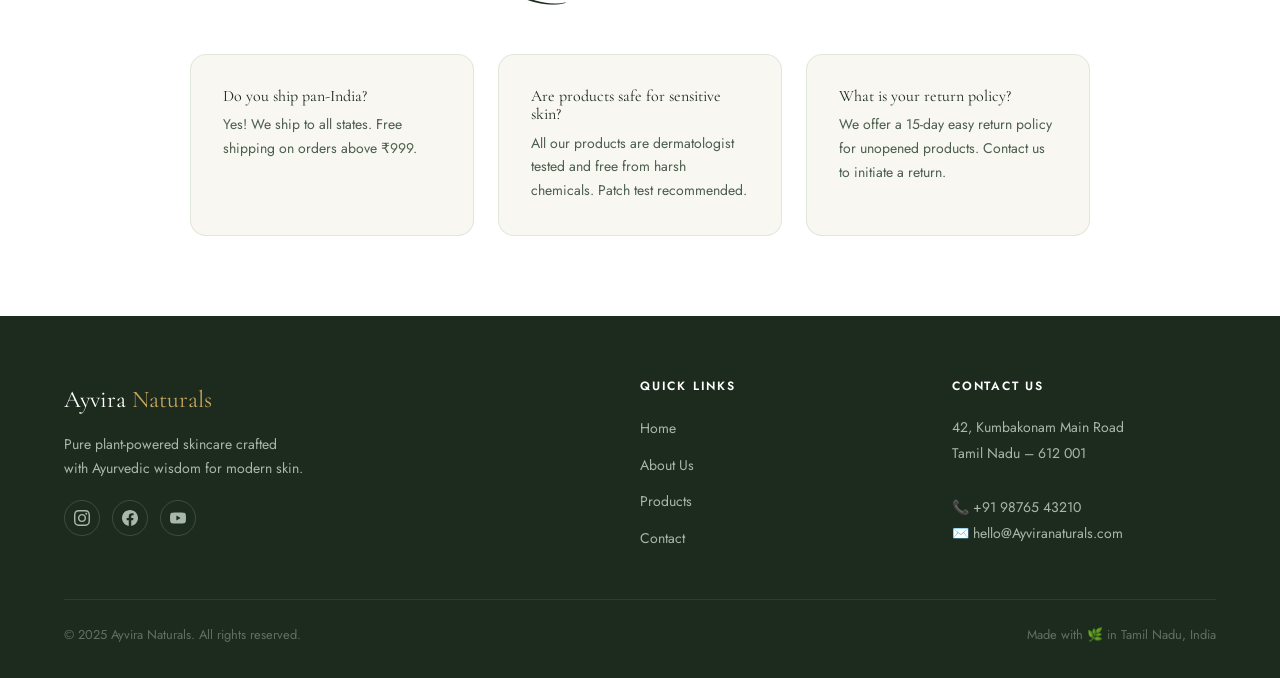
<file: contact.html>
<!DOCTYPE html>
<html lang="en">
<head>
  <meta charset="UTF-8" />
  <meta name="viewport" content="width=device-width, initial-scale=1.0" />
  <meta name="description" content="Get in touch with Ayvira Naturals — we'd love to hear from you." />
  <title>Contact | Ayvira Naturals</title>
  <link rel="stylesheet" href="css/style.css" />
  <link rel="icon" href="data:image/svg+xml,<svg xmlns='http://www.w3.org/2000/svg' viewBox='0 0 100 100'><text y='.9em' font-size='90'>🌿</text></svg>" />
</head>
<body>

<!-- ══════════════════════════════════════ NAVIGATION ══ -->
<header class="navbar" role="banner">
  <div class="container nav-inner">
    <a href="index.html" class="nav-logo" aria-label="Ayvira Naturals Home">
      <div class="logo-icon" aria-hidden="true">
        <svg viewBox="0 0 24 24"><path d="M17 8C8 10 5.9 16.17 3.82 21c1.95-.4 4.28-1.2 6.18-3C12 16 13.5 12 17 8zM21 3C17 7 14 9 10 12c.5 1 1.5 2.5 2 3 1-1 2.5-2 4-3-1 2-3 4-5 5 .5.5 1.5 1.5 2 2C16 16 21 8 21 3z"/></svg>
      </div>
      <span class="logo-text">Ayvira <span>Naturals</span></span>
    </a>
    <nav class="nav-links" aria-label="Main navigation">
      <a href="index.html">Home</a>
      <a href="about.html">About</a>
      <a href="products.html">Products</a>
      <a href="contact.html">Contact</a>
    </nav>
    <button class="hamburger" aria-label="Toggle menu" aria-expanded="false">
      <span></span><span></span><span></span>
    </button>
  </div>
  <nav class="mobile-menu" aria-label="Mobile navigation">
    <a href="index.html">Home</a>
    <a href="about.html">About</a>
    <a href="products.html">Products</a>
    <a href="contact.html">Contact</a>
  </nav>
</header>

<main>

<!-- ══════════════════════════════════════ PAGE HERO ══ -->
<section class="page-hero" aria-label="Contact page hero">
  <div class="container">
    <p class="breadcrumb"><a href="index.html">Home</a> &rsaquo; Contact</p>
    <span class="section-label">Say Hello</span>
    <h1>We'd Love to<br><em>Hear from You</em></h1>
    <p>Questions, feedback, or just want to chat about skincare? We're here.</p>
  </div>
</section>


<!-- ══════════════════════════════════════ CONTACT BODY ══ -->
<section class="contact-page" aria-label="Contact information and form">
  <div class="container contact-inner">

    <!-- Contact Info -->
    <div class="contact-info fade-in">
      <span class="section-label">Contact Details</span>
      <h2>Let's Start a Conversation</h2>
      <p>
        Whether you have a question about a product, need help with your order,
        or want to collaborate — we'd love to hear from you. We typically
        respond within 24 hours.
      </p>

      <div class="contact-details">

        <div class="contact-detail-item">
          <div class="contact-detail-icon" aria-hidden="true">
            <svg viewBox="0 0 24 24"><path d="M12 2C8.13 2 5 5.13 5 9c0 5.25 7 13 7 13s7-7.75 7-13c0-3.87-3.13-7-7-7zm0 9.5c-1.38 0-2.5-1.12-2.5-2.5s1.12-2.5 2.5-2.5 2.5 1.12 2.5 2.5-1.12 2.5-2.5 2.5z"/></svg>
          </div>
          <div>
            <div class="label">Our Studio</div>
            <div class="value">27/C, Trichy Main Road, Thedavur<br>Tamil Nadu – 636 116, India</div>
          </div>
        </div>

        <div class="contact-detail-item">
          <div class="contact-detail-icon" aria-hidden="true">
            <svg viewBox="0 0 24 24"><path d="M6.62 10.79c1.44 2.83 3.76 5.14 6.59 6.59l2.2-2.2c.27-.27.67-.36 1.02-.24 1.12.37 2.33.57 3.57.57.55 0 1 .45 1 1V20c0 .55-.45 1-1 1-9.39 0-17-7.61-17-17 0-.55.45-1 1-1h3.5c.55 0 1 .45 1 1 0 1.25.2 2.45.57 3.57.11.35.03.74-.25 1.02l-2.2 2.2z"/></svg>
          </div>
          <div>
            <div class="label">Phone</div>
            <div class="value">+91 80724 52868</div>
          </div>
        </div>

        <div class="contact-detail-item">
          <div class="contact-detail-icon" aria-hidden="true">
            <svg viewBox="0 0 24 24"><path d="M20 4H4c-1.1 0-1.99.9-1.99 2L2 18c0 1.1.9 2 2 2h16c1.1 0 2-.9 2-2V6c0-1.1-.9-2-2-2zm0 4l-8 5-8-5V6l8 5 8-5v2z"/></svg>
          </div>
          <div>
            <div class="label">Email</div>
            <div class="value">krishnavenik7041@gmail.com</div>
          </div>
        </div>

        <div class="contact-detail-item">
          <div class="contact-detail-icon" aria-hidden="true">
            <svg viewBox="0 0 24 24"><path d="M11.99 2C6.47 2 2 6.48 2 12s4.47 10 9.99 10C17.52 22 22 17.52 22 12S17.52 2 11.99 2zM12 20c-4.42 0-8-3.58-8-8s3.58-8 8-8 8 3.58 8 8-3.58 8-8 8zm.5-13H11v6l5.25 3.15.75-1.23-4.5-2.67V7z"/></svg>
          </div>
          <div>
            <div class="label">Working Hours</div>
            <div class="value">Mon – Sat: 9 AM – 6 PM IST</div>
          </div>
        </div>

      </div>

      <!-- Social quick links -->
      <div style="margin-top:2.5rem">
        <p style="font-size:.85rem;color:var(--text-light);margin-bottom:1rem;max-width:none">Follow us on social media</p>
        <div style="display:flex;gap:.75rem">
          <a href="#" aria-label="Instagram" style="width:40px;height:40px;border-radius:50%;background:var(--pale-green);display:flex;align-items:center;justify-content:center;transition:var(--transition);" onmouseover="this.style.background='var(--dark-green)'" onmouseout="this.style.background='var(--pale-green)'">
            <svg viewBox="0 0 24 24" style="width:16px;fill:var(--dark-green)"><path d="M12 2.163c3.204 0 3.584.012 4.85.07 3.252.148 4.771 1.691 4.919 4.919.058 1.265.069 1.645.069 4.849 0 3.205-.012 3.584-.069 4.849-.149 3.225-1.664 4.771-4.919 4.919-1.266.058-1.644.07-4.85.07-3.204 0-3.584-.012-4.849-.07-3.26-.149-4.771-1.699-4.919-4.92-.058-1.265-.07-1.644-.07-4.849 0-3.204.013-3.583.07-4.849.149-3.227 1.664-4.771 4.919-4.919 1.266-.057 1.645-.069 4.849-.069zm0-2.163c-3.259 0-3.667.014-4.947.072-4.358.2-6.78 2.618-6.98 6.98-.059 1.281-.073 1.689-.073 4.948 0 3.259.014 3.668.072 4.948.2 4.358 2.618 6.78 6.98 6.98 1.281.058 1.689.072 4.948.072 3.259 0 3.668-.014 4.948-.072 4.354-.2 6.782-2.618 6.979-6.98.059-1.28.073-1.689.073-4.948 0-3.259-.014-3.667-.072-4.947-.196-4.354-2.617-6.78-6.979-6.98-1.281-.059-1.69-.073-4.949-.073zm0 5.838c-3.403 0-6.162 2.759-6.162 6.162s2.759 6.163 6.162 6.163 6.162-2.759 6.162-6.163c0-3.403-2.759-6.162-6.162-6.162zm0 10.162c-2.209 0-4-1.79-4-4 0-2.209 1.791-4 4-4s4 1.791 4 4c0 2.21-1.791 4-4 4zm6.406-11.845c-.796 0-1.441.645-1.441 1.44s.645 1.44 1.441 1.44c.795 0 1.439-.645 1.439-1.44s-.644-1.44-1.439-1.44z"/></svg>
          </a>
          <a href="#" aria-label="Facebook" style="width:40px;height:40px;border-radius:50%;background:var(--pale-green);display:flex;align-items:center;justify-content:center;transition:var(--transition);">
            <svg viewBox="0 0 24 24" style="width:16px;fill:var(--dark-green)"><path d="M24 12.073c0-6.627-5.373-12-12-12s-12 5.373-12 12c0 5.99 4.388 10.954 10.125 11.854v-8.385H7.078v-3.47h3.047V9.43c0-3.007 1.792-4.669 4.533-4.669 1.312 0 2.686.235 2.686.235v2.953H15.83c-1.491 0-1.956.925-1.956 1.874v2.25h3.328l-.532 3.47h-2.796v8.385C19.612 23.027 24 18.062 24 12.073z"/></svg>
          </a>
          <a href="#" aria-label="YouTube" style="width:40px;height:40px;border-radius:50%;background:var(--pale-green);display:flex;align-items:center;justify-content:center;transition:var(--transition);">
            <svg viewBox="0 0 24 24" style="width:16px;fill:var(--dark-green)"><path d="M23.495 6.205a3.007 3.007 0 0 0-2.088-2.088c-1.87-.501-9.396-.501-9.396-.501s-7.507-.01-9.396.501A3.007 3.007 0 0 0 .527 6.205a31.247 31.247 0 0 0-.522 5.805 31.247 31.247 0 0 0 .522 5.783 3.007 3.007 0 0 0 2.088 2.088c1.868.502 9.396.502 9.396.502s7.506 0 9.396-.502a3.007 3.007 0 0 0 2.088-2.088 31.247 31.247 0 0 0 .5-5.783 31.247 31.247 0 0 0-.5-5.805zM9.609 15.601V8.408l6.264 3.602z"/></svg>
          </a>
        </div>
      </div>
    </div>

    <!-- Contact Form -->
    <div class="contact-form-wrap fade-in" style="transition-delay:.15s">
      <h3>Send Us a Message</h3>
      <p class="sub">We read every message and get back within 24 hours on working days.</p>

      <!-- Form -->
      <form id="contactForm" novalidate aria-label="Contact form">

        <div class="form-row">
          <div class="form-group">
            <label for="name">Full Name *</label>
            <input
              type="text"
              id="name"
              name="name"
              placeholder="Krishnaveni"
              autocomplete="name"
              required
            />
            <span class="error-msg" id="nameError" role="alert"></span>
          </div>
          <div class="form-group">
            <label for="email">Email Address *</label>
            <input
              type="email"
              id="email"
              name="email"
              placeholder="you@example.com"
              autocomplete="email"
              required
            />
            <span class="error-msg" id="emailError" role="alert"></span>
          </div>
        </div>

        <div class="form-group">
          <label for="subject">Subject</label>
          <select id="subject" name="subject">
            <option value="">— Select a topic —</option>
            <option value="order">Order / Shipping Enquiry</option>
            <option value="product">Product Question</option>
            <option value="wholesale">Wholesale / Bulk Order</option>
            <option value="collab">Collaboration</option>
            <option value="other">Other</option>
          </select>
        </div>

        <div class="form-group">
          <label for="message">Your Message *</label>
          <textarea
            id="message"
            name="message"
            placeholder="Tell us how we can help…"
            required
          ></textarea>
          <span class="error-msg" id="messageError" role="alert"></span>
        </div>

        <div class="form-group" style="display:flex;align-items:center;gap:.75rem;margin-bottom:1rem">
          <input type="checkbox" id="newsletter" name="newsletter" style="width:auto;accent-color:var(--dark-green)" />
          <label for="newsletter" style="text-transform:none;letter-spacing:0;font-size:.875rem;color:var(--text-mid);margin:0">Subscribe to our newsletter for skincare tips &amp; offers</label>
        </div>

        <div class="form-submit">
          <button type="submit" class="btn btn-primary">
            <svg width="18" height="18" viewBox="0 0 24 24" fill="currentColor" aria-hidden="true">
              <path d="M2.01 21L23 12 2.01 3 2 10l15 2-15 2z"/>
            </svg>
            Send Message
          </button>
        </div>

      </form>

      <!-- Success Message (hidden until form submitted) -->
      <div class="success-message" id="successMessage" role="status" aria-live="polite">
        <div class="success-icon" aria-hidden="true">
          <svg viewBox="0 0 24 24"><path d="M9 16.17L4.83 12l-1.42 1.41L9 19 21 7l-1.41-1.41z"/></svg>
        </div>
        <h3>Message Sent! 🌿</h3>
        <p>
          Thank you for reaching out. We've received your message and will
          get back to you within 24 hours. Have a beautiful day!
        </p>
        <a href="index.html" class="btn btn-outline" style="margin-top:1.5rem;display:inline-flex">Back to Home</a>
      </div>

    </div><!-- /contact-form-wrap -->

  </div>
</section>


<!-- ══════════════════════════════════════ FAQ STRIP ══ -->
<section style="padding:5rem 0;background:var(--white)" aria-label="FAQ">
  <div class="container">
    <div class="text-center" style="margin-bottom:3rem">
      <span class="section-label">Common Questions</span>
      <h2>Quick Answers</h2>
    </div>
    <div style="display:grid;grid-template-columns:repeat(auto-fit,minmax(260px,1fr));gap:1.5rem;max-width:900px;margin:0 auto">

      <div style="padding:2rem;background:var(--bg);border-radius:var(--radius-md);border:1px solid var(--border)">
        <h3 style="font-size:1rem;margin-bottom:.5rem">Do you ship pan-India?</h3>
        <p style="font-size:.875rem;max-width:none">Yes! We ship to all states. Free shipping on orders above ₹999.</p>
      </div>

      <div style="padding:2rem;background:var(--bg);border-radius:var(--radius-md);border:1px solid var(--border)">
        <h3 style="font-size:1rem;margin-bottom:.5rem">Are products safe for sensitive skin?</h3>
        <p style="font-size:.875rem;max-width:none">All our products are dermatologist tested and free from harsh chemicals. Patch test recommended.</p>
      </div>

      <div style="padding:2rem;background:var(--bg);border-radius:var(--radius-md);border:1px solid var(--border)">
        <h3 style="font-size:1rem;margin-bottom:.5rem">What is your return policy?</h3>
        <p style="font-size:.875rem;max-width:none">We offer a 15-day easy return policy for unopened products. Contact us to initiate a return.</p>
      </div>

    </div>
  </div>
</section>

</main>


<!-- ══════════════════════════════════════ FOOTER ══ -->
<footer role="contentinfo">
  <div class="container">
    <div class="footer-grid">
      <div class="footer-brand">
        <div class="logo-text">Ayvira <span>Naturals</span></div>
        <p>Pure plant-powered skincare crafted with Ayurvedic wisdom for modern skin.</p>
        <div class="socials" aria-label="Social media links">
          <a href="#" aria-label="Instagram"><svg viewBox="0 0 24 24"><path d="M12 2.163c3.204 0 3.584.012 4.85.07 3.252.148 4.771 1.691 4.919 4.919.058 1.265.069 1.645.069 4.849 0 3.205-.012 3.584-.069 4.849-.149 3.225-1.664 4.771-4.919 4.919-1.266.058-1.644.07-4.85.07-3.204 0-3.584-.012-4.849-.07-3.26-.149-4.771-1.699-4.919-4.92-.058-1.265-.07-1.644-.07-4.849 0-3.204.013-3.583.07-4.849.149-3.227 1.664-4.771 4.919-4.919 1.266-.057 1.645-.069 4.849-.069zm0-2.163c-3.259 0-3.667.014-4.947.072-4.358.2-6.78 2.618-6.98 6.98-.059 1.281-.073 1.689-.073 4.948 0 3.259.014 3.668.072 4.948.2 4.358 2.618 6.78 6.98 6.98 1.281.058 1.689.072 4.948.072 3.259 0 3.668-.014 4.948-.072 4.354-.2 6.782-2.618 6.979-6.98.059-1.28.073-1.689.073-4.948 0-3.259-.014-3.667-.072-4.947-.196-4.354-2.617-6.78-6.979-6.98-1.281-.059-1.69-.073-4.949-.073zm0 5.838c-3.403 0-6.162 2.759-6.162 6.162s2.759 6.163 6.162 6.163 6.162-2.759 6.162-6.163c0-3.403-2.759-6.162-6.162-6.162zm0 10.162c-2.209 0-4-1.79-4-4 0-2.209 1.791-4 4-4s4 1.791 4 4c0 2.21-1.791 4-4 4zm6.406-11.845c-.796 0-1.441.645-1.441 1.44s.645 1.44 1.441 1.44c.795 0 1.439-.645 1.439-1.44s-.644-1.44-1.439-1.44z"/></svg></a>
          <a href="#" aria-label="Facebook"><svg viewBox="0 0 24 24"><path d="M24 12.073c0-6.627-5.373-12-12-12s-12 5.373-12 12c0 5.99 4.388 10.954 10.125 11.854v-8.385H7.078v-3.47h3.047V9.43c0-3.007 1.792-4.669 4.533-4.669 1.312 0 2.686.235 2.686.235v2.953H15.83c-1.491 0-1.956.925-1.956 1.874v2.25h3.328l-.532 3.47h-2.796v8.385C19.612 23.027 24 18.062 24 12.073z"/></svg></a>
          <a href="#" aria-label="YouTube"><svg viewBox="0 0 24 24"><path d="M23.495 6.205a3.007 3.007 0 0 0-2.088-2.088c-1.87-.501-9.396-.501-9.396-.501s-7.507-.01-9.396.501A3.007 3.007 0 0 0 .527 6.205a31.247 31.247 0 0 0-.522 5.805 31.247 31.247 0 0 0 .522 5.783 3.007 3.007 0 0 0 2.088 2.088c1.868.502 9.396.502 9.396.502s7.506 0 9.396-.502a3.007 3.007 0 0 0 2.088-2.088 31.247 31.247 0 0 0 .5-5.783 31.247 31.247 0 0 0-.5-5.805zM9.609 15.601V8.408l6.264 3.602z"/></svg></a>
        </div>
      </div>
      <div class="footer-col">
        <h4>Quick Links</h4>
        <ul>
          <li><a href="index.html">Home</a></li>
          <li><a href="about.html">About Us</a></li>
          <li><a href="products.html">Products</a></li>
          <li><a href="contact.html">Contact</a></li>
        </ul>
      </div>
      <div class="footer-col">
        <h4>Contact Us</h4>
        <address>
          42, Kumbakonam Main Road<br>Tamil Nadu – 612 001<br><br>
          📞 +91 98765 43210<br>
          ✉️ hello@Ayviranaturals.com
        </address>
      </div>
    </div>
    <div class="footer-bottom">
      <span>© 2025 Ayvira Naturals. All rights reserved.</span>
      <span>Made with 🌿 in Tamil Nadu, India</span>
    </div>
  </div>
</footer>

<script src="js/script.js"></script>
</body>
</html>
</file>
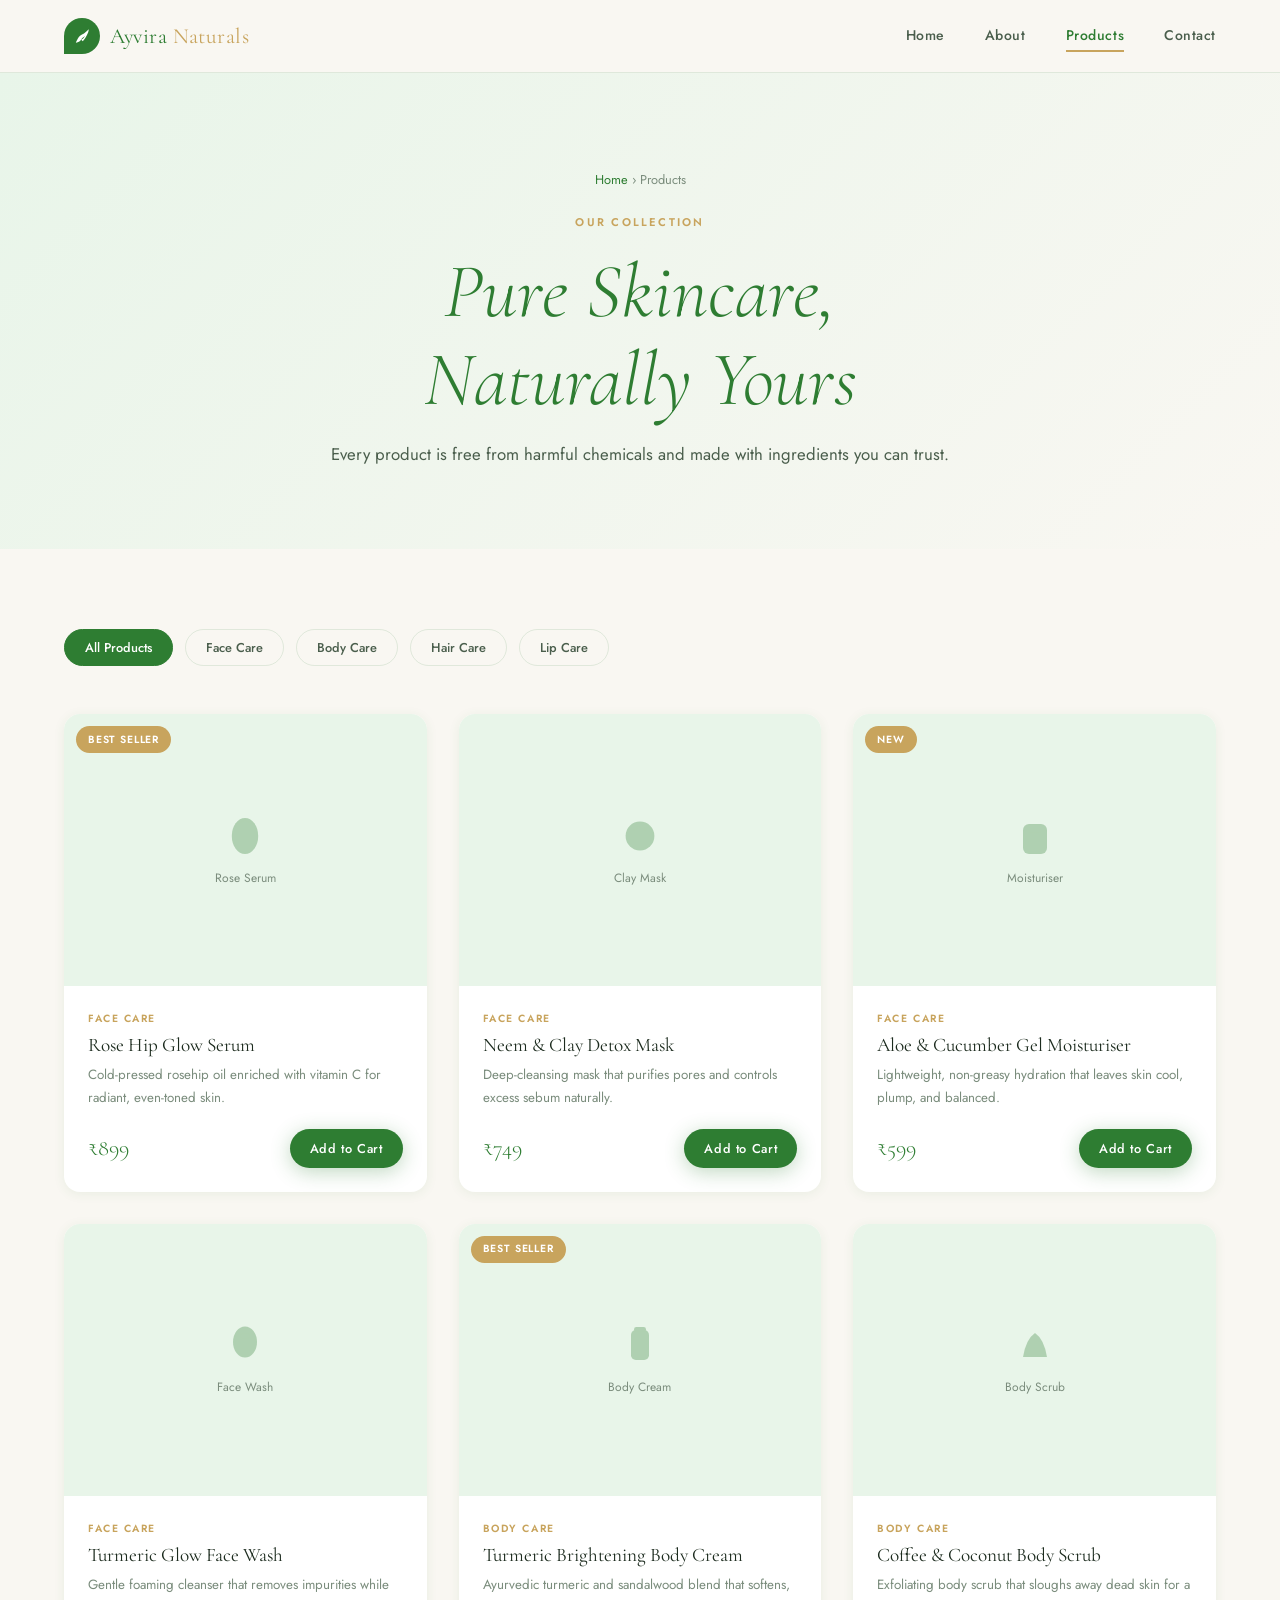
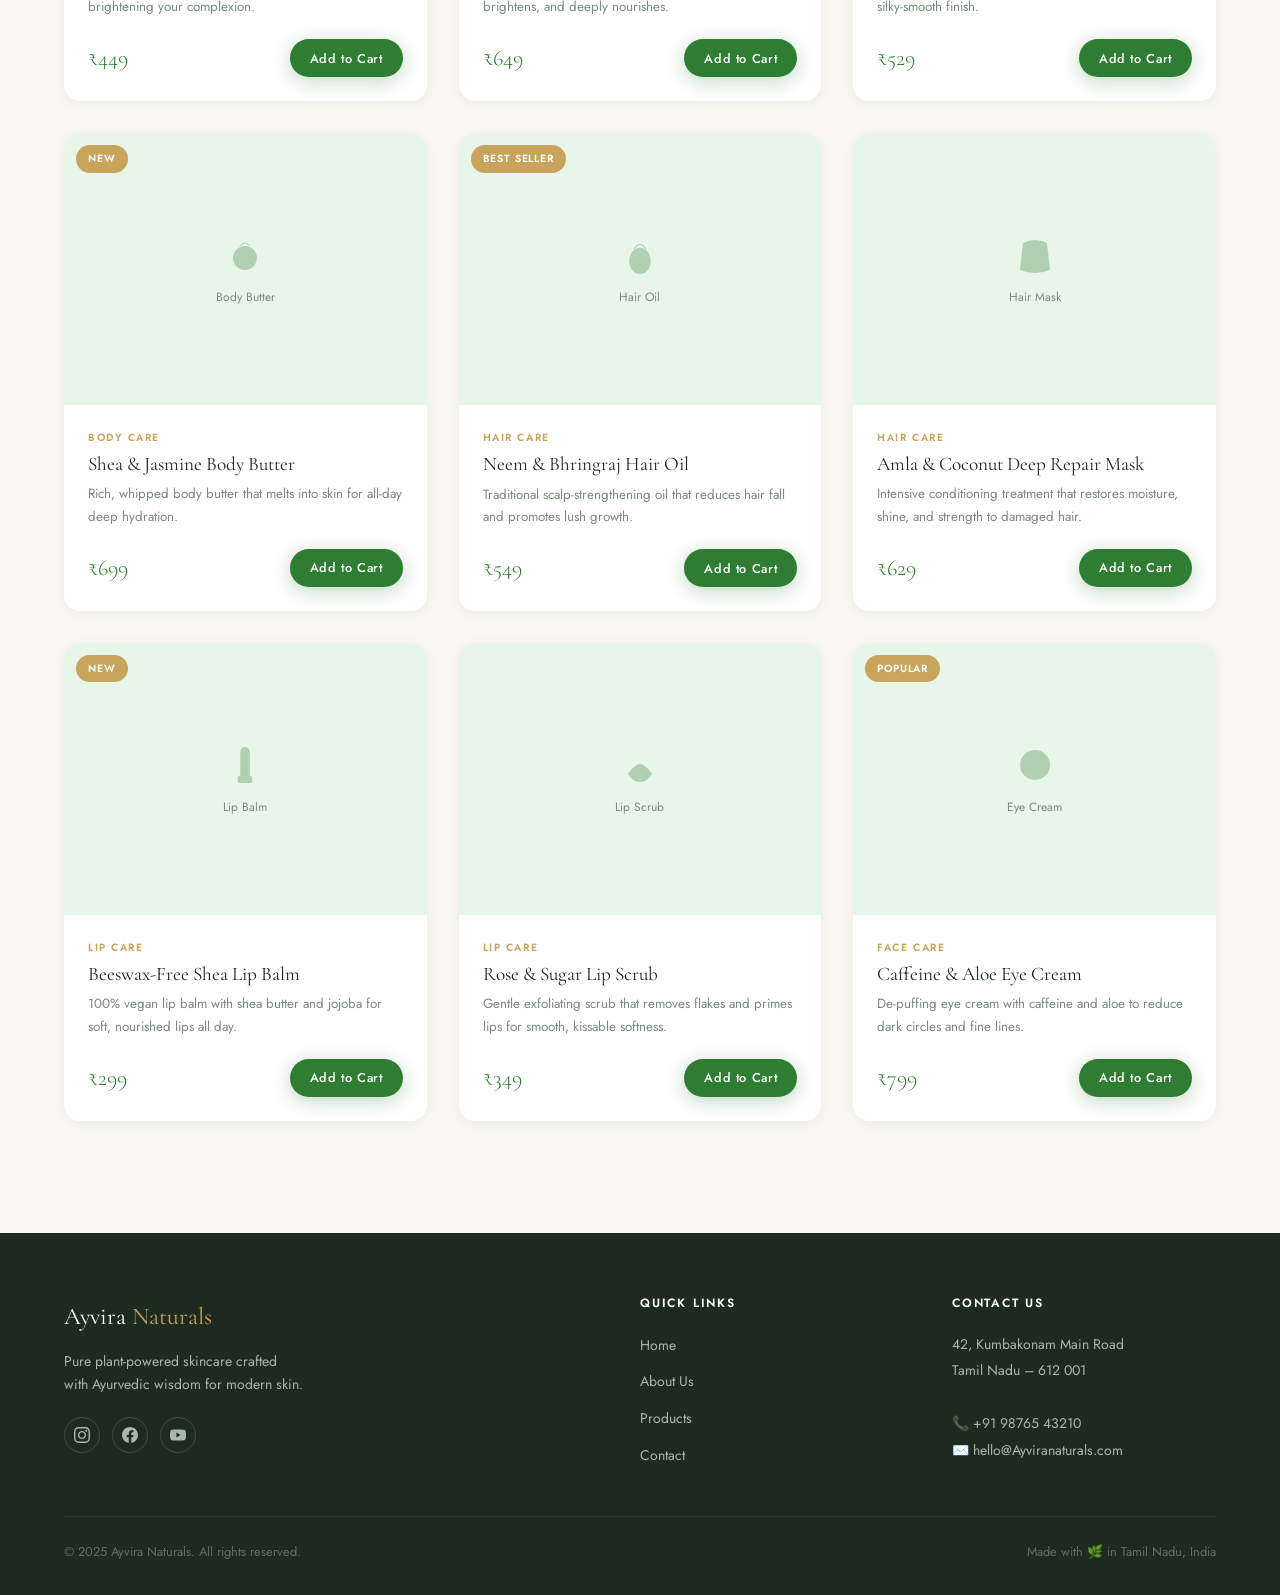
<file: products.html>
<!DOCTYPE html>
<html lang="en">
<head>
  <meta charset="UTF-8" />
  <meta name="viewport" content="width=device-width, initial-scale=1.0" />
  <meta name="description" content="Shop Ayvira Naturals — natural face care, body care, hair care, and more." />
  <title>Products | Ayvira Naturals</title>
  <link rel="stylesheet" href="css/style.css" />
  <link rel="icon" href="data:image/svg+xml,<svg xmlns='http://www.w3.org/2000/svg' viewBox='0 0 100 100'><text y='.9em' font-size='90'>🌿</text></svg>" />
</head>
<body>

<!-- ══════════════════════════════════════ NAVIGATION ══ -->
<header class="navbar" role="banner">
  <div class="container nav-inner">
    <a href="index.html" class="nav-logo" aria-label="Ayvira Naturals Home">
      <div class="logo-icon" aria-hidden="true">
        <svg viewBox="0 0 24 24"><path d="M17 8C8 10 5.9 16.17 3.82 21c1.95-.4 4.28-1.2 6.18-3C12 16 13.5 12 17 8zM21 3C17 7 14 9 10 12c.5 1 1.5 2.5 2 3 1-1 2.5-2 4-3-1 2-3 4-5 5 .5.5 1.5 1.5 2 2C16 16 21 8 21 3z"/></svg>
      </div>
      <span class="logo-text">Ayvira <span>Naturals</span></span>
    </a>
    <nav class="nav-links" aria-label="Main navigation">
      <a href="index.html">Home</a>
      <a href="about.html">About</a>
      <a href="products.html">Products</a>
      <a href="contact.html">Contact</a>
    </nav>
    <button class="hamburger" aria-label="Toggle menu" aria-expanded="false">
      <span></span><span></span><span></span>
    </button>
  </div>
  <nav class="mobile-menu" aria-label="Mobile navigation">
    <a href="index.html">Home</a>
    <a href="about.html">About</a>
    <a href="products.html">Products</a>
    <a href="contact.html">Contact</a>
  </nav>
</header>

<main>

<!-- ══════════════════════════════════════ PAGE HERO ══ -->
<section class="page-hero" aria-label="Products page hero">
  <div class="container">
    <p class="breadcrumb"><a href="index.html">Home</a> &rsaquo; Products</p>
    <span class="section-label">Our Collection</span>
    <h1>Pure Skincare,<br><em>Naturally Yours</em></h1>
    <p>Every product is free from harmful chemicals and made with ingredients you can trust.</p>
  </div>
</section>


<!-- ══════════════════════════════════════ PRODUCTS ══ -->
<section class="products-page" aria-label="Product catalogue">
  <div class="container">

    <!-- Filter -->
    <div class="products-filter" role="group" aria-label="Filter by category">
      <button class="filter-btn active" data-filter="all">All Products</button>
      <button class="filter-btn" data-filter="face">Face Care</button>
      <button class="filter-btn" data-filter="body">Body Care</button>
      <button class="filter-btn" data-filter="hair">Hair Care</button>
      <button class="filter-btn" data-filter="lip">Lip Care</button>
    </div>

    <!-- Grid -->
    <div class="products-grid-full">

      <!-- ───── FACE ───── -->

      <!-- 1 -->
      <article class="product-card fade-in" data-category="face">
        <div class="product-img-wrap">
          <div class="img-placeholder" style="height:100%">
            <svg viewBox="0 0 80 80" xmlns="http://www.w3.org/2000/svg" style="width:48px;fill:#2E7D32;opacity:.3">
              <ellipse cx="40" cy="40" rx="22" ry="30"/>
              <path d="M25 20 Q40 10 55 20" stroke="#2E7D32" fill="none" stroke-width="2"/>
            </svg>
            <span>Rose Serum</span>
          </div>
          <span class="product-badge">Best Seller</span>
          <button class="product-wishlist" aria-label="Add to wishlist">
            <svg viewBox="0 0 24 24"><path d="M12 21.35l-1.45-1.32C5.4 15.36 2 12.28 2 8.5 2 5.42 4.42 3 7.5 3c1.74 0 3.41.81 4.5 2.09C13.09 3.81 14.76 3 16.5 3 19.58 3 22 5.42 22 8.5c0 3.78-3.4 6.86-8.55 11.54L12 21.35z"/></svg>
          </button>
        </div>
        <div class="product-info">
          <div class="product-category">Face Care</div>
          <h3 class="product-name">Rose Hip Glow Serum</h3>
          <p class="product-desc">Cold-pressed rosehip oil enriched with vitamin C for radiant, even-toned skin.</p>
          <div class="product-footer">
            <span class="product-price">₹899</span>
            <button class="btn btn-primary" style="padding:.6rem 1.25rem;font-size:.8rem">Add to Cart</button>
          </div>
        </div>
      </article>

      <!-- 2 -->
      <article class="product-card fade-in" data-category="face" style="transition-delay:.05s">
        <div class="product-img-wrap">
          <div class="img-placeholder" style="height:100%">
            <svg viewBox="0 0 80 80" xmlns="http://www.w3.org/2000/svg" style="width:48px;fill:#2E7D32;opacity:.3">
              <circle cx="40" cy="40" r="24"/>
              <path d="M30 30 Q40 20 50 30" fill="none" stroke="#2E7D32" stroke-width="2"/>
            </svg>
            <span>Clay Mask</span>
          </div>
          <button class="product-wishlist" aria-label="Add to wishlist">
            <svg viewBox="0 0 24 24"><path d="M12 21.35l-1.45-1.32C5.4 15.36 2 12.28 2 8.5 2 5.42 4.42 3 7.5 3c1.74 0 3.41.81 4.5 2.09C13.09 3.81 14.76 3 16.5 3 19.58 3 22 5.42 22 8.5c0 3.78-3.4 6.86-8.55 11.54L12 21.35z"/></svg>
          </button>
        </div>
        <div class="product-info">
          <div class="product-category">Face Care</div>
          <h3 class="product-name">Neem &amp; Clay Detox Mask</h3>
          <p class="product-desc">Deep-cleansing mask that purifies pores and controls excess sebum naturally.</p>
          <div class="product-footer">
            <span class="product-price">₹749</span>
            <button class="btn btn-primary" style="padding:.6rem 1.25rem;font-size:.8rem">Add to Cart</button>
          </div>
        </div>
      </article>

      <!-- 3 -->
      <article class="product-card fade-in" data-category="face" style="transition-delay:.1s">
        <div class="product-img-wrap">
          <div class="img-placeholder" style="height:100%">
            <svg viewBox="0 0 80 80" xmlns="http://www.w3.org/2000/svg" style="width:48px;fill:#2E7D32;opacity:.3">
              <rect x="20" y="20" width="40" height="50" rx="10"/>
              <line x1="30" y1="35" x2="50" y2="35" stroke="#2E7D32" stroke-width="2"/>
            </svg>
            <span>Moisturiser</span>
          </div>
          <span class="product-badge">New</span>
          <button class="product-wishlist" aria-label="Add to wishlist">
            <svg viewBox="0 0 24 24"><path d="M12 21.35l-1.45-1.32C5.4 15.36 2 12.28 2 8.5 2 5.42 4.42 3 7.5 3c1.74 0 3.41.81 4.5 2.09C13.09 3.81 14.76 3 16.5 3 19.58 3 22 5.42 22 8.5c0 3.78-3.4 6.86-8.55 11.54L12 21.35z"/></svg>
          </button>
        </div>
        <div class="product-info">
          <div class="product-category">Face Care</div>
          <h3 class="product-name">Aloe &amp; Cucumber Gel Moisturiser</h3>
          <p class="product-desc">Lightweight, non-greasy hydration that leaves skin cool, plump, and balanced.</p>
          <div class="product-footer">
            <span class="product-price">₹599</span>
            <button class="btn btn-primary" style="padding:.6rem 1.25rem;font-size:.8rem">Add to Cart</button>
          </div>
        </div>
      </article>

      <!-- 4 -->
      <article class="product-card fade-in" data-category="face" style="transition-delay:.15s">
        <div class="product-img-wrap">
          <div class="img-placeholder" style="height:100%">
            <svg viewBox="0 0 80 80" xmlns="http://www.w3.org/2000/svg" style="width:48px;fill:#2E7D32;opacity:.3">
              <ellipse cx="40" cy="35" rx="20" ry="26"/>
              <ellipse cx="40" cy="25" rx="8" ry="5"/>
            </svg>
            <span>Face Wash</span>
          </div>
          <button class="product-wishlist" aria-label="Add to wishlist">
            <svg viewBox="0 0 24 24"><path d="M12 21.35l-1.45-1.32C5.4 15.36 2 12.28 2 8.5 2 5.42 4.42 3 7.5 3c1.74 0 3.41.81 4.5 2.09C13.09 3.81 14.76 3 16.5 3 19.58 3 22 5.42 22 8.5c0 3.78-3.4 6.86-8.55 11.54L12 21.35z"/></svg>
          </button>
        </div>
        <div class="product-info">
          <div class="product-category">Face Care</div>
          <h3 class="product-name">Turmeric Glow Face Wash</h3>
          <p class="product-desc">Gentle foaming cleanser that removes impurities while brightening your complexion.</p>
          <div class="product-footer">
            <span class="product-price">₹449</span>
            <button class="btn btn-primary" style="padding:.6rem 1.25rem;font-size:.8rem">Add to Cart</button>
          </div>
        </div>
      </article>

      <!-- ───── BODY ───── -->

      <!-- 5 -->
      <article class="product-card fade-in" data-category="body" style="transition-delay:.2s">
        <div class="product-img-wrap">
          <div class="img-placeholder" style="height:100%">
            <svg viewBox="0 0 80 80" xmlns="http://www.w3.org/2000/svg" style="width:48px;fill:#2E7D32;opacity:.3">
              <rect x="25" y="15" width="30" height="50" rx="8"/>
              <rect x="30" y="10" width="20" height="8" rx="4"/>
            </svg>
            <span>Body Cream</span>
          </div>
          <span class="product-badge">Best Seller</span>
          <button class="product-wishlist" aria-label="Add to wishlist">
            <svg viewBox="0 0 24 24"><path d="M12 21.35l-1.45-1.32C5.4 15.36 2 12.28 2 8.5 2 5.42 4.42 3 7.5 3c1.74 0 3.41.81 4.5 2.09C13.09 3.81 14.76 3 16.5 3 19.58 3 22 5.42 22 8.5c0 3.78-3.4 6.86-8.55 11.54L12 21.35z"/></svg>
          </button>
        </div>
        <div class="product-info">
          <div class="product-category">Body Care</div>
          <h3 class="product-name">Turmeric Brightening Body Cream</h3>
          <p class="product-desc">Ayurvedic turmeric and sandalwood blend that softens, brightens, and deeply nourishes.</p>
          <div class="product-footer">
            <span class="product-price">₹649</span>
            <button class="btn btn-primary" style="padding:.6rem 1.25rem;font-size:.8rem">Add to Cart</button>
          </div>
        </div>
      </article>

      <!-- 6 -->
      <article class="product-card fade-in" data-category="body" style="transition-delay:.25s">
        <div class="product-img-wrap">
          <div class="img-placeholder" style="height:100%">
            <svg viewBox="0 0 80 80" xmlns="http://www.w3.org/2000/svg" style="width:48px;fill:#2E7D32;opacity:.3">
              <path d="M20 60 Q25 30 40 20 Q55 30 60 60 Z"/>
            </svg>
            <span>Body Scrub</span>
          </div>
          <button class="product-wishlist" aria-label="Add to wishlist">
            <svg viewBox="0 0 24 24"><path d="M12 21.35l-1.45-1.32C5.4 15.36 2 12.28 2 8.5 2 5.42 4.42 3 7.5 3c1.74 0 3.41.81 4.5 2.09C13.09 3.81 14.76 3 16.5 3 19.58 3 22 5.42 22 8.5c0 3.78-3.4 6.86-8.55 11.54L12 21.35z"/></svg>
          </button>
        </div>
        <div class="product-info">
          <div class="product-category">Body Care</div>
          <h3 class="product-name">Coffee &amp; Coconut Body Scrub</h3>
          <p class="product-desc">Exfoliating body scrub that sloughs away dead skin for a silky-smooth finish.</p>
          <div class="product-footer">
            <span class="product-price">₹529</span>
            <button class="btn btn-primary" style="padding:.6rem 1.25rem;font-size:.8rem">Add to Cart</button>
          </div>
        </div>
      </article>

      <!-- 7 -->
      <article class="product-card fade-in" data-category="body" style="transition-delay:.3s">
        <div class="product-img-wrap">
          <div class="img-placeholder" style="height:100%">
            <svg viewBox="0 0 80 80" xmlns="http://www.w3.org/2000/svg" style="width:48px;fill:#2E7D32;opacity:.3">
              <circle cx="40" cy="45" r="20"/>
              <path d="M32 25 Q40 15 48 25" fill="none" stroke="#2E7D32" stroke-width="2"/>
            </svg>
            <span>Body Butter</span>
          </div>
          <span class="product-badge">New</span>
          <button class="product-wishlist" aria-label="Add to wishlist">
            <svg viewBox="0 0 24 24"><path d="M12 21.35l-1.45-1.32C5.4 15.36 2 12.28 2 8.5 2 5.42 4.42 3 7.5 3c1.74 0 3.41.81 4.5 2.09C13.09 3.81 14.76 3 16.5 3 19.58 3 22 5.42 22 8.5c0 3.78-3.4 6.86-8.55 11.54L12 21.35z"/></svg>
          </button>
        </div>
        <div class="product-info">
          <div class="product-category">Body Care</div>
          <h3 class="product-name">Shea &amp; Jasmine Body Butter</h3>
          <p class="product-desc">Rich, whipped body butter that melts into skin for all-day deep hydration.</p>
          <div class="product-footer">
            <span class="product-price">₹699</span>
            <button class="btn btn-primary" style="padding:.6rem 1.25rem;font-size:.8rem">Add to Cart</button>
          </div>
        </div>
      </article>

      <!-- ───── HAIR ───── -->

      <!-- 8 -->
      <article class="product-card fade-in" data-category="hair" style="transition-delay:.35s">
        <div class="product-img-wrap">
          <div class="img-placeholder" style="height:100%">
            <svg viewBox="0 0 80 80" xmlns="http://www.w3.org/2000/svg" style="width:48px;fill:#2E7D32;opacity:.3">
              <ellipse cx="40" cy="50" rx="18" ry="22"/>
              <path d="M30 30 Q40 15 50 30" fill="none" stroke="#2E7D32" stroke-width="2"/>
            </svg>
            <span>Hair Oil</span>
          </div>
          <span class="product-badge">Best Seller</span>
          <button class="product-wishlist" aria-label="Add to wishlist">
            <svg viewBox="0 0 24 24"><path d="M12 21.35l-1.45-1.32C5.4 15.36 2 12.28 2 8.5 2 5.42 4.42 3 7.5 3c1.74 0 3.41.81 4.5 2.09C13.09 3.81 14.76 3 16.5 3 19.58 3 22 5.42 22 8.5c0 3.78-3.4 6.86-8.55 11.54L12 21.35z"/></svg>
          </button>
        </div>
        <div class="product-info">
          <div class="product-category">Hair Care</div>
          <h3 class="product-name">Neem &amp; Bhringraj Hair Oil</h3>
          <p class="product-desc">Traditional scalp-strengthening oil that reduces hair fall and promotes lush growth.</p>
          <div class="product-footer">
            <span class="product-price">₹549</span>
            <button class="btn btn-primary" style="padding:.6rem 1.25rem;font-size:.8rem">Add to Cart</button>
          </div>
        </div>
      </article>

      <!-- 9 -->
      <article class="product-card fade-in" data-category="hair" style="transition-delay:.4s">
        <div class="product-img-wrap">
          <div class="img-placeholder" style="height:100%">
            <svg viewBox="0 0 80 80" xmlns="http://www.w3.org/2000/svg" style="width:48px;fill:#2E7D32;opacity:.3">
              <path d="M20 20 Q40 10 60 20 L65 65 Q40 75 15 65 Z"/>
            </svg>
            <span>Hair Mask</span>
          </div>
          <button class="product-wishlist" aria-label="Add to wishlist">
            <svg viewBox="0 0 24 24"><path d="M12 21.35l-1.45-1.32C5.4 15.36 2 12.28 2 8.5 2 5.42 4.42 3 7.5 3c1.74 0 3.41.81 4.5 2.09C13.09 3.81 14.76 3 16.5 3 19.58 3 22 5.42 22 8.5c0 3.78-3.4 6.86-8.55 11.54L12 21.35z"/></svg>
          </button>
        </div>
        <div class="product-info">
          <div class="product-category">Hair Care</div>
          <h3 class="product-name">Amla &amp; Coconut Deep Repair Mask</h3>
          <p class="product-desc">Intensive conditioning treatment that restores moisture, shine, and strength to damaged hair.</p>
          <div class="product-footer">
            <span class="product-price">₹629</span>
            <button class="btn btn-primary" style="padding:.6rem 1.25rem;font-size:.8rem">Add to Cart</button>
          </div>
        </div>
      </article>

      <!-- ───── LIP ───── -->

      <!-- 10 -->
      <article class="product-card fade-in" data-category="lip" style="transition-delay:.45s">
        <div class="product-img-wrap">
          <div class="img-placeholder" style="height:100%">
            <svg viewBox="0 0 80 80" xmlns="http://www.w3.org/2000/svg" style="width:48px;fill:#2E7D32;opacity:.3">
              <rect x="32" y="10" width="16" height="55" rx="8"/>
              <rect x="28" y="58" width="24" height="12" rx="3"/>
            </svg>
            <span>Lip Balm</span>
          </div>
          <span class="product-badge">New</span>
          <button class="product-wishlist" aria-label="Add to wishlist">
            <svg viewBox="0 0 24 24"><path d="M12 21.35l-1.45-1.32C5.4 15.36 2 12.28 2 8.5 2 5.42 4.42 3 7.5 3c1.74 0 3.41.81 4.5 2.09C13.09 3.81 14.76 3 16.5 3 19.58 3 22 5.42 22 8.5c0 3.78-3.4 6.86-8.55 11.54L12 21.35z"/></svg>
          </button>
        </div>
        <div class="product-info">
          <div class="product-category">Lip Care</div>
          <h3 class="product-name">Beeswax-Free Shea Lip Balm</h3>
          <p class="product-desc">100% vegan lip balm with shea butter and jojoba for soft, nourished lips all day.</p>
          <div class="product-footer">
            <span class="product-price">₹299</span>
            <button class="btn btn-primary" style="padding:.6rem 1.25rem;font-size:.8rem">Add to Cart</button>
          </div>
        </div>
      </article>

      <!-- 11 -->
      <article class="product-card fade-in" data-category="lip" style="transition-delay:.5s">
        <div class="product-img-wrap">
          <div class="img-placeholder" style="height:100%">
            <svg viewBox="0 0 80 80" xmlns="http://www.w3.org/2000/svg" style="width:48px;fill:#2E7D32;opacity:.3">
              <path d="M20 55 Q30 40 40 38 Q50 40 60 55 Q50 70 40 68 Q30 70 20 55Z"/>
            </svg>
            <span>Lip Scrub</span>
          </div>
          <button class="product-wishlist" aria-label="Add to wishlist">
            <svg viewBox="0 0 24 24"><path d="M12 21.35l-1.45-1.32C5.4 15.36 2 12.28 2 8.5 2 5.42 4.42 3 7.5 3c1.74 0 3.41.81 4.5 2.09C13.09 3.81 14.76 3 16.5 3 19.58 3 22 5.42 22 8.5c0 3.78-3.4 6.86-8.55 11.54L12 21.35z"/></svg>
          </button>
        </div>
        <div class="product-info">
          <div class="product-category">Lip Care</div>
          <h3 class="product-name">Rose &amp; Sugar Lip Scrub</h3>
          <p class="product-desc">Gentle exfoliating scrub that removes flakes and primes lips for smooth, kissable softness.</p>
          <div class="product-footer">
            <span class="product-price">₹349</span>
            <button class="btn btn-primary" style="padding:.6rem 1.25rem;font-size:.8rem">Add to Cart</button>
          </div>
        </div>
      </article>

      <!-- 12 -->
      <article class="product-card fade-in" data-category="face" style="transition-delay:.55s">
        <div class="product-img-wrap">
          <div class="img-placeholder" style="height:100%">
            <svg viewBox="0 0 80 80" xmlns="http://www.w3.org/2000/svg" style="width:48px;fill:#2E7D32;opacity:.3">
              <circle cx="40" cy="40" r="25"/>
              <path d="M28 35 Q40 28 52 35" fill="none" stroke="#2E7D32" stroke-width="2"/>
              <path d="M28 45 Q40 52 52 45" fill="none" stroke="#2E7D32" stroke-width="2"/>
            </svg>
            <span>Eye Cream</span>
          </div>
          <span class="product-badge">Popular</span>
          <button class="product-wishlist" aria-label="Add to wishlist">
            <svg viewBox="0 0 24 24"><path d="M12 21.35l-1.45-1.32C5.4 15.36 2 12.28 2 8.5 2 5.42 4.42 3 7.5 3c1.74 0 3.41.81 4.5 2.09C13.09 3.81 14.76 3 16.5 3 19.58 3 22 5.42 22 8.5c0 3.78-3.4 6.86-8.55 11.54L12 21.35z"/></svg>
          </button>
        </div>
        <div class="product-info">
          <div class="product-category">Face Care</div>
          <h3 class="product-name">Caffeine &amp; Aloe Eye Cream</h3>
          <p class="product-desc">De-puffing eye cream with caffeine and aloe to reduce dark circles and fine lines.</p>
          <div class="product-footer">
            <span class="product-price">₹799</span>
            <button class="btn btn-primary" style="padding:.6rem 1.25rem;font-size:.8rem">Add to Cart</button>
          </div>
        </div>
      </article>

    </div><!-- /products-grid-full -->
  </div>
</section>

</main>


<!-- ══════════════════════════════════════ FOOTER ══ -->
<footer role="contentinfo">
  <div class="container">
    <div class="footer-grid">
      <div class="footer-brand">
        <div class="logo-text">Ayvira <span>Naturals</span></div>
        <p>Pure plant-powered skincare crafted with Ayurvedic wisdom for modern skin.</p>
        <div class="socials" aria-label="Social media links">
          <a href="#" aria-label="Instagram"><svg viewBox="0 0 24 24"><path d="M12 2.163c3.204 0 3.584.012 4.85.07 3.252.148 4.771 1.691 4.919 4.919.058 1.265.069 1.645.069 4.849 0 3.205-.012 3.584-.069 4.849-.149 3.225-1.664 4.771-4.919 4.919-1.266.058-1.644.07-4.85.07-3.204 0-3.584-.012-4.849-.07-3.26-.149-4.771-1.699-4.919-4.92-.058-1.265-.07-1.644-.07-4.849 0-3.204.013-3.583.07-4.849.149-3.227 1.664-4.771 4.919-4.919 1.266-.057 1.645-.069 4.849-.069zm0-2.163c-3.259 0-3.667.014-4.947.072-4.358.2-6.78 2.618-6.98 6.98-.059 1.281-.073 1.689-.073 4.948 0 3.259.014 3.668.072 4.948.2 4.358 2.618 6.78 6.98 6.98 1.281.058 1.689.072 4.948.072 3.259 0 3.668-.014 4.948-.072 4.354-.2 6.782-2.618 6.979-6.98.059-1.28.073-1.689.073-4.948 0-3.259-.014-3.667-.072-4.947-.196-4.354-2.617-6.78-6.979-6.98-1.281-.059-1.69-.073-4.949-.073zm0 5.838c-3.403 0-6.162 2.759-6.162 6.162s2.759 6.163 6.162 6.163 6.162-2.759 6.162-6.163c0-3.403-2.759-6.162-6.162-6.162zm0 10.162c-2.209 0-4-1.79-4-4 0-2.209 1.791-4 4-4s4 1.791 4 4c0 2.21-1.791 4-4 4zm6.406-11.845c-.796 0-1.441.645-1.441 1.44s.645 1.44 1.441 1.44c.795 0 1.439-.645 1.439-1.44s-.644-1.44-1.439-1.44z"/></svg></a>
          <a href="#" aria-label="Facebook"><svg viewBox="0 0 24 24"><path d="M24 12.073c0-6.627-5.373-12-12-12s-12 5.373-12 12c0 5.99 4.388 10.954 10.125 11.854v-8.385H7.078v-3.47h3.047V9.43c0-3.007 1.792-4.669 4.533-4.669 1.312 0 2.686.235 2.686.235v2.953H15.83c-1.491 0-1.956.925-1.956 1.874v2.25h3.328l-.532 3.47h-2.796v8.385C19.612 23.027 24 18.062 24 12.073z"/></svg></a>
          <a href="#" aria-label="YouTube"><svg viewBox="0 0 24 24"><path d="M23.495 6.205a3.007 3.007 0 0 0-2.088-2.088c-1.87-.501-9.396-.501-9.396-.501s-7.507-.01-9.396.501A3.007 3.007 0 0 0 .527 6.205a31.247 31.247 0 0 0-.522 5.805 31.247 31.247 0 0 0 .522 5.783 3.007 3.007 0 0 0 2.088 2.088c1.868.502 9.396.502 9.396.502s7.506 0 9.396-.502a3.007 3.007 0 0 0 2.088-2.088 31.247 31.247 0 0 0 .5-5.783 31.247 31.247 0 0 0-.5-5.805zM9.609 15.601V8.408l6.264 3.602z"/></svg></a>
        </div>
      </div>
      <div class="footer-col">
        <h4>Quick Links</h4>
        <ul>
          <li><a href="index.html">Home</a></li>
          <li><a href="about.html">About Us</a></li>
          <li><a href="products.html">Products</a></li>
          <li><a href="contact.html">Contact</a></li>
        </ul>
      </div>
      <div class="footer-col">
        <h4>Contact Us</h4>
        <address>
          42, Kumbakonam Main Road<br>Tamil Nadu – 612 001<br><br>
          📞 +91 98765 43210<br>
          ✉️ hello@Ayviranaturals.com
        </address>
      </div>
    </div>
    <div class="footer-bottom">
      <span>© 2025 Ayvira Naturals. All rights reserved.</span>
      <span>Made with 🌿 in Tamil Nadu, India</span>
    </div>
  </div>
</footer>

<script src="js/script.js"></script>
</body>
</html>
</file>
<file: css/style.css>
/* ============================================================
   Ayvira Naturals — Main Stylesheet
   Color Palette:
     --dark-green : #2E7D32
     --light-green: #A5D6A7
     --gold       : #C8A45D
     --bg         : #F9F7F2
   ============================================================ */

/* ── Google Fonts ── */
@import url('https://fonts.googleapis.com/css2?family=Cormorant+Garamond:ital,wght@0,300;0,400;0,600;1,300;1,400&family=Jost:wght@300;400;500;600&display=swap');

/* ── CSS Variables ── */
:root {
  --dark-green : #2E7D32;
  --mid-green  : #388E3C;
  --light-green: #A5D6A7;
  --pale-green : #E8F5E9;
  --gold       : #C8A45D;
  --gold-light : #E8D5A3;
  --bg         : #F9F7F2;
  --white      : #FFFFFF;
  --text-dark  : #1C2B1E;
  --text-mid   : #4A5E4C;
  --text-light : #7A8C7C;
  --border     : rgba(46,125,50,.12);
  --shadow-sm  : 0 2px 12px rgba(46,125,50,.08);
  --shadow-md  : 0 8px 32px rgba(46,125,50,.12);
  --shadow-lg  : 0 20px 60px rgba(46,125,50,.16);
  --radius-sm  : 8px;
  --radius-md  : 16px;
  --radius-lg  : 32px;
  --radius-full: 999px;
  --font-display: 'Cormorant Garamond', Georgia, serif;
  --font-body   : 'Jost', sans-serif;
  --transition  : .35s cubic-bezier(.4,0,.2,1);
}

/* ── Reset & Base ── */
*, *::before, *::after { box-sizing: border-box; margin: 0; padding: 0; }

html { scroll-behavior: smooth; font-size: 16px; }

body {
  font-family: var(--font-body);
  background : var(--bg);
  color      : var(--text-dark);
  line-height: 1.7;
  overflow-x : hidden;
}

img { display: block; max-width: 100%; height: auto; }
a   { text-decoration: none; color: inherit; }
ul  { list-style: none; }
button { cursor: pointer; border: none; background: none; font-family: inherit; }

/* ── Typography ── */
h1,h2,h3,h4 { font-family: var(--font-display); line-height: 1.15; }

h1 { font-size: clamp(2.4rem, 6vw, 4.8rem); font-weight: 300; }
h2 { font-size: clamp(1.8rem, 4vw, 3rem);   font-weight: 300; }
h3 { font-size: clamp(1.2rem, 2.5vw, 1.6rem); font-weight: 400; }

p  { font-size: 1rem; color: var(--text-mid); max-width: 65ch; }

.section-label {
  display    : inline-block;
  font-family: var(--font-body);
  font-size  : .7rem;
  font-weight: 600;
  letter-spacing: .2em;
  text-transform: uppercase;
  color      : var(--gold);
  margin-bottom: 1rem;
}

/* ── Utility ── */
.container { width: 90%; max-width: 1200px; margin: 0 auto; }
.text-center { text-align: center; }
.text-center p { margin: 0 auto; }

/* ── Buttons ── */
.btn {
  display    : inline-flex;
  align-items: center;
  gap        : .5rem;
  padding    : .8rem 2rem;
  border-radius: var(--radius-full);
  font-family  : var(--font-body);
  font-size    : .875rem;
  font-weight  : 500;
  letter-spacing: .05em;
  transition   : var(--transition);
}

.btn-primary {
  background: var(--dark-green);
  color     : var(--white);
  box-shadow: 0 4px 20px rgba(46,125,50,.3);
}
.btn-primary:hover {
  background: var(--mid-green);
  box-shadow: 0 8px 28px rgba(46,125,50,.4);
  transform : translateY(-2px);
}

.btn-outline {
  background: transparent;
  color     : var(--dark-green);
  border    : 1.5px solid var(--dark-green);
}
.btn-outline:hover {
  background: var(--dark-green);
  color     : var(--white);
  transform : translateY(-2px);
}

.btn-gold {
  background: var(--gold);
  color     : var(--white);
  box-shadow: 0 4px 20px rgba(200,164,93,.35);
}
.btn-gold:hover {
  background: #b8924d;
  transform : translateY(-2px);
  box-shadow: 0 8px 28px rgba(200,164,93,.45);
}

/* ── Leaf Decoration ── */
.leaf-deco {
  position: absolute;
  opacity : .07;
  pointer-events: none;
  user-select   : none;
}
.leaf-deco svg { fill: var(--dark-green); }

/* ── Fade-in Animation ── */
.fade-in {
  opacity  : 0;
  transform: translateY(28px);
  transition: opacity .7s ease, transform .7s ease;
}
.fade-in.visible {
  opacity  : 1;
  transform: none;
}

/* ===========================
   NAVIGATION
   =========================== */
.navbar {
  position  : sticky;
  top       : 0;
  z-index   : 1000;
  background: rgba(249,247,242,.92);
  backdrop-filter: blur(14px);
  border-bottom  : 1px solid var(--border);
  transition: box-shadow var(--transition);
}
.navbar.scrolled { box-shadow: var(--shadow-md); }

.nav-inner {
  display        : flex;
  align-items    : center;
  justify-content: space-between;
  padding        : 1.1rem 0;
}

/* Logo */
.nav-logo {
  display    : flex;
  align-items: center;
  gap        : .6rem;
}
.nav-logo .logo-icon {
  width : 36px;
  height: 36px;
  background: var(--dark-green);
  border-radius: 50% 50% 50% 0;
  display    : flex;
  align-items: center;
  justify-content: center;
}
.nav-logo .logo-icon svg { fill: var(--white); width: 18px; }
.nav-logo .logo-text {
  font-family: var(--font-display);
  font-size  : 1.35rem;
  font-weight: 400;
  color      : var(--dark-green);
  letter-spacing: .02em;
}
.nav-logo .logo-text span { color: var(--gold); }

/* Nav Links */
.nav-links {
  display: flex;
  gap    : 2.5rem;
}
.nav-links a {
  font-size  : .875rem;
  font-weight: 500;
  letter-spacing: .04em;
  color      : var(--text-mid);
  position   : relative;
  transition : color var(--transition);
}
.nav-links a::after {
  content  : '';
  position : absolute;
  bottom   : -4px;
  left     : 0;
  width    : 0;
  height   : 1.5px;
  background: var(--gold);
  transition: width var(--transition);
}
.nav-links a:hover,
.nav-links a.active { color: var(--dark-green); }
.nav-links a:hover::after,
.nav-links a.active::after { width: 100%; }

/* Hamburger */
.hamburger {
  display       : none;
  flex-direction: column;
  gap           : 5px;
  padding       : 4px;
}
.hamburger span {
  display   : block;
  width     : 24px;
  height    : 2px;
  background: var(--dark-green);
  transition: var(--transition);
  border-radius: 2px;
}
.hamburger.open span:nth-child(1) { transform: translateY(7px) rotate(45deg); }
.hamburger.open span:nth-child(2) { opacity: 0; }
.hamburger.open span:nth-child(3) { transform: translateY(-7px) rotate(-45deg); }

/* Mobile Menu */
.mobile-menu {
  display   : none;
  flex-direction: column;
  gap       : 0;
  background: var(--white);
  border-top: 1px solid var(--border);
  overflow  : hidden;
  max-height: 0;
  transition: max-height .4s ease;
}
.mobile-menu.open { max-height: 400px; }
.mobile-menu a {
  padding    : 1rem 1.5rem;
  font-size  : .9rem;
  font-weight: 500;
  color      : var(--text-mid);
  border-bottom: 1px solid var(--border);
  transition : background var(--transition), color var(--transition);
}
.mobile-menu a:hover,
.mobile-menu a.active {
  background: var(--pale-green);
  color     : var(--dark-green);
}

/* ===========================
   FOOTER
   =========================== */
footer {
  background: var(--text-dark);
  color     : #a8b8aa;
  padding   : 4rem 0 2rem;
}
.footer-grid {
  display              : grid;
  grid-template-columns: 2fr 1fr 1fr;
  gap                  : 3rem;
  padding-bottom       : 3rem;
  border-bottom        : 1px solid rgba(255,255,255,.08);
}
.footer-brand .logo-text {
  font-family: var(--font-display);
  font-size  : 1.5rem;
  color      : var(--white);
}
.footer-brand .logo-text span { color: var(--gold); }
.footer-brand p {
  color    : #a8b8aa;
  font-size: .875rem;
  max-width: 30ch;
  margin-top: .75rem;
}
.footer-brand .socials {
  display: flex;
  gap    : .75rem;
  margin-top: 1.25rem;
}
.footer-brand .socials a {
  width     : 36px;
  height    : 36px;
  border-radius: 50%;
  border    : 1px solid rgba(255,255,255,.15);
  display   : flex;
  align-items: center;
  justify-content: center;
  color     : #a8b8aa;
  transition: var(--transition);
}
.footer-brand .socials a:hover {
  background: var(--gold);
  border-color: var(--gold);
  color     : var(--white);
  transform : translateY(-2px);
}
.footer-brand .socials svg { width: 16px; height: 16px; fill: currentColor; }

.footer-col h4 {
  font-family: var(--font-body);
  font-size  : .75rem;
  font-weight: 600;
  letter-spacing: .15em;
  text-transform: uppercase;
  color      : var(--white);
  margin-bottom: 1.25rem;
}
.footer-col ul { display: flex; flex-direction: column; gap: .6rem; }
.footer-col ul a {
  font-size : .875rem;
  color     : #a8b8aa;
  transition: color var(--transition);
}
.footer-col ul a:hover { color: var(--gold); }
.footer-col address {
  font-style: normal;
  font-size : .875rem;
  line-height: 1.9;
  color     : #a8b8aa;
}

.footer-bottom {
  padding-top: 1.5rem;
  display    : flex;
  align-items: center;
  justify-content: space-between;
  font-size  : .8rem;
  color      : #607060;
}

/* ===========================
   HOME — HERO
   =========================== */
.hero {
  position  : relative;
  min-height: 92vh;
  display   : flex;
  align-items: center;
  overflow  : hidden;
  background: linear-gradient(135deg, #f0ede5 0%, var(--bg) 60%, #e8f5e9 100%);
}

.hero-bg-pattern {
  position: absolute;
  inset   : 0;
  background-image:
    radial-gradient(circle at 15% 50%, rgba(165,214,167,.25) 0%, transparent 50%),
    radial-gradient(circle at 85% 20%, rgba(200,164,93,.1) 0%, transparent 40%);
  pointer-events: none;
}

.hero-inner {
  position: relative;
  z-index : 1;
  display : grid;
  grid-template-columns: 1fr 1fr;
  align-items: center;
  gap        : 4rem;
  padding    : 6rem 0;
}

.hero-content { max-width: 560px; }

.hero-eyebrow {
  display    : flex;
  align-items: center;
  gap        : .75rem;
  margin-bottom: 1.5rem;
}
.hero-eyebrow .line {
  width     : 40px;
  height    : 1px;
  background: var(--gold);
}
.hero-eyebrow span {
  font-size     : .7rem;
  font-weight   : 600;
  letter-spacing: .22em;
  text-transform: uppercase;
  color         : var(--gold);
}

.hero-content h1 {
  color        : var(--text-dark);
  margin-bottom: 1.25rem;
  font-weight  : 300;
}
.hero-content h1 em {
  font-style: italic;
  color     : var(--dark-green);
}

.hero-content p {
  font-size    : 1.05rem;
  margin-bottom: 2.5rem;
  max-width    : 46ch;
}

.hero-actions { display: flex; gap: 1rem; flex-wrap: wrap; align-items: center; }

.hero-stats {
  display   : flex;
  gap       : 2.5rem;
  margin-top: 3rem;
  padding-top: 2rem;
  border-top: 1px solid var(--border);
}
.hero-stat .num {
  font-family: var(--font-display);
  font-size  : 2rem;
  font-weight: 300;
  color      : var(--dark-green);
  line-height: 1;
}
.hero-stat .lbl {
  font-size : .75rem;
  color     : var(--text-light);
  margin-top: .25rem;
}

/* Hero Visual */
.hero-visual {
  position: relative;
  display : flex;
  align-items: center;
  justify-content: center;
}
.hero-blob {
  width        : 460px;
  height       : 520px;
  background   : linear-gradient(145deg, var(--light-green), #c8e6c9);
  border-radius: 60% 40% 55% 45% / 50% 60% 40% 55%;
  position     : relative;
  overflow     : hidden;
  box-shadow   : var(--shadow-lg);
}
.hero-blob img {
  width     : 100%;
  height    : 100%;
  object-fit: cover;
}
.hero-badge {
  position  : absolute;
  bottom    : -16px;
  left      : -24px;
  background: var(--white);
  border-radius: var(--radius-md);
  padding   : 1rem 1.25rem;
  box-shadow: var(--shadow-md);
  display   : flex;
  align-items: center;
  gap       : .75rem;
}
.hero-badge .badge-icon {
  width     : 40px;
  height    : 40px;
  background: var(--pale-green);
  border-radius: 50%;
  display   : flex;
  align-items: center;
  justify-content: center;
}
.hero-badge .badge-icon svg { fill: var(--dark-green); width: 20px; }
.hero-badge .badge-text .top  { font-size: .7rem; color: var(--text-light); }
.hero-badge .badge-text .bot  { font-size: .875rem; font-weight: 600; color: var(--text-dark); }

.hero-tag {
  position  : absolute;
  top       : 20px;
  right     : -20px;
  background: var(--dark-green);
  color     : var(--white);
  border-radius: var(--radius-full);
  padding   : .5rem 1rem;
  font-size : .75rem;
  font-weight: 600;
  letter-spacing: .05em;
  box-shadow: var(--shadow-sm);
}

/* ===========================
   HOME — FEATURES
   =========================== */
.features {
  padding   : 6rem 0;
  background: var(--white);
}
.features-header { margin-bottom: 3.5rem; }

.features-grid {
  display              : grid;
  grid-template-columns: repeat(4, 1fr);
  gap                  : 2rem;
}
.feature-card {
  text-align: center;
  padding   : 2.5rem 1.5rem;
  border-radius: var(--radius-md);
  border    : 1px solid var(--border);
  transition: var(--transition);
  position  : relative;
  overflow  : hidden;
}
.feature-card::before {
  content  : '';
  position : absolute;
  inset    : 0;
  background: linear-gradient(160deg, var(--pale-green), transparent);
  opacity  : 0;
  transition: opacity var(--transition);
}
.feature-card:hover {
  transform : translateY(-6px);
  box-shadow: var(--shadow-md);
  border-color: var(--light-green);
}
.feature-card:hover::before { opacity: 1; }

.feature-icon {
  width     : 64px;
  height    : 64px;
  background: var(--pale-green);
  border-radius: 50% 50% 50% 0;
  display   : flex;
  align-items: center;
  justify-content: center;
  margin    : 0 auto 1.25rem;
  transition: var(--transition);
  position  : relative;
  z-index   : 1;
}
.feature-card:hover .feature-icon {
  background: var(--dark-green);
}
.feature-icon svg { fill: var(--dark-green); width: 28px; transition: var(--transition); }
.feature-card:hover .feature-icon svg { fill: var(--white); }

.feature-card h3 {
  position  : relative;
  z-index   : 1;
  margin-bottom: .5rem;
  font-size : 1.1rem;
  color     : var(--text-dark);
}
.feature-card p {
  position: relative;
  z-index : 1;
  font-size: .875rem;
  max-width: none;
}

/* ===========================
   HOME — ABOUT PREVIEW
   =========================== */
.about-preview {
  padding: 7rem 0;
}
.about-preview-inner {
  display        : grid;
  grid-template-columns: 1fr 1fr;
  gap            : 5rem;
  align-items    : center;
}
.about-img-wrap {
  position: relative;
}
.about-img-main {
  width        : 100%;
  aspect-ratio : 4/5;
  object-fit   : cover;
  border-radius: 40% 60% 55% 45% / 40% 45% 55% 60%;
  box-shadow   : var(--shadow-lg);
}
.about-img-accent {
  position     : absolute;
  bottom       : -30px;
  right        : -30px;
  width        : 180px;
  aspect-ratio : 1;
  object-fit   : cover;
  border-radius: 50%;
  border       : 6px solid var(--bg);
  box-shadow   : var(--shadow-md);
}
.about-img-badge {
  position     : absolute;
  top          : 30px;
  right        : -20px;
  background   : var(--gold);
  color        : var(--white);
  padding      : 1rem;
  border-radius: var(--radius-md);
  text-align   : center;
  box-shadow   : var(--shadow-sm);
}
.about-img-badge .big { font-family: var(--font-display); font-size: 2rem; font-weight: 300; line-height: 1; }
.about-img-badge .sm  { font-size: .65rem; font-weight: 600; letter-spacing: .1em; text-transform: uppercase; }

.about-content h2 { margin-bottom: 1.25rem; }
.about-content p  { margin-bottom: 1.5rem; }
.about-list {
  display       : flex;
  flex-direction: column;
  gap           : .75rem;
  margin-bottom : 2rem;
}
.about-list li {
  display    : flex;
  align-items: center;
  gap        : .75rem;
  font-size  : .9rem;
  color      : var(--text-mid);
}
.about-list li .check {
  width     : 22px;
  height    : 22px;
  background: var(--pale-green);
  border-radius: 50%;
  display   : flex;
  align-items: center;
  justify-content: center;
  flex-shrink: 0;
}
.about-list li .check svg { fill: var(--dark-green); width: 12px; }

/* ===========================
   HOME — FEATURED PRODUCTS
   =========================== */
.featured-products { padding: 6rem 0; background: var(--bg); }
.section-header {
  display        : flex;
  justify-content: space-between;
  align-items    : flex-end;
  margin-bottom  : 3rem;
}
.section-header .right { flex-shrink: 0; }

.products-grid {
  display              : grid;
  grid-template-columns: repeat(3, 1fr);
  gap                  : 2rem;
}

/* Product Card */
.product-card {
  background   : var(--white);
  border-radius: var(--radius-md);
  overflow     : hidden;
  box-shadow   : var(--shadow-sm);
  transition   : var(--transition);
  position     : relative;
}
.product-card:hover {
  transform : translateY(-8px);
  box-shadow: var(--shadow-lg);
}
.product-img-wrap {
  position    : relative;
  overflow    : hidden;
  aspect-ratio: 4/3;
  background  : var(--pale-green);
}
.product-img-wrap img {
  width     : 100%;
  height    : 100%;
  object-fit: cover;
  transition: transform .6s ease;
}
.product-card:hover .product-img-wrap img { transform: scale(1.06); }

.product-badge {
  position     : absolute;
  top          : 12px;
  left         : 12px;
  background   : var(--gold);
  color        : var(--white);
  font-size    : .65rem;
  font-weight  : 600;
  letter-spacing: .08em;
  text-transform: uppercase;
  padding      : .3rem .75rem;
  border-radius: var(--radius-full);
}
.product-wishlist {
  position     : absolute;
  top          : 12px;
  right        : 12px;
  width        : 34px;
  height       : 34px;
  background   : rgba(255,255,255,.9);
  border-radius: 50%;
  display      : flex;
  align-items  : center;
  justify-content: center;
  opacity      : 0;
  transform    : scale(.8);
  transition   : var(--transition);
}
.product-card:hover .product-wishlist { opacity: 1; transform: scale(1); }
.product-wishlist svg { fill: var(--text-light); width: 16px; transition: var(--transition); }
.product-wishlist:hover svg { fill: #e53935; }

.product-info { padding: 1.5rem; }
.product-category {
  font-size     : .65rem;
  font-weight   : 600;
  letter-spacing: .15em;
  text-transform: uppercase;
  color         : var(--gold);
  margin-bottom : .4rem;
}
.product-name {
  font-family  : var(--font-display);
  font-size    : 1.2rem;
  font-weight  : 400;
  color        : var(--text-dark);
  margin-bottom: .5rem;
}
.product-desc {
  font-size    : .835rem;
  color        : var(--text-light);
  margin-bottom: 1.25rem;
  max-width    : none;
  display      : -webkit-box;
  -webkit-line-clamp: 2;
  -webkit-box-orient: vertical;
  overflow     : hidden;
}
.product-footer {
  display        : flex;
  justify-content: space-between;
  align-items    : center;
}
.product-price {
  font-family: var(--font-display);
  font-size  : 1.4rem;
  font-weight: 300;
  color      : var(--dark-green);
}

/* ===========================
   HOME — CTA
   =========================== */
.cta-section {
  padding   : 7rem 0;
  background: linear-gradient(135deg, var(--dark-green), #1B5E20);
  position  : relative;
  overflow  : hidden;
  text-align: center;
}
.cta-section::before {
  content  : '';
  position : absolute;
  top      : -50%;
  left     : -20%;
  width    : 700px;
  height   : 700px;
  background: radial-gradient(circle, rgba(165,214,167,.15) 0%, transparent 70%);
  pointer-events: none;
}
.cta-section::after {
  content  : '';
  position : absolute;
  bottom   : -30%;
  right    : -10%;
  width    : 500px;
  height   : 500px;
  background: radial-gradient(circle, rgba(200,164,93,.12) 0%, transparent 70%);
  pointer-events: none;
}
.cta-inner { position: relative; z-index: 1; }
.cta-section .section-label { color: var(--gold-light); }
.cta-section h2 {
  color        : var(--white);
  margin-bottom: 1.25rem;
}
.cta-section p {
  color        : rgba(255,255,255,.7);
  margin       : 0 auto 2.5rem;
  font-size    : 1.05rem;
}
.cta-actions { display: flex; gap: 1rem; justify-content: center; flex-wrap: wrap; }

/* ===========================
   ABOUT PAGE
   =========================== */
.page-hero {
  padding   : 5rem 0;
  background: linear-gradient(135deg, var(--pale-green), var(--bg));
  text-align: center;
}
.page-hero .breadcrumb {
  font-size    : .8rem;
  color        : var(--text-light);
  margin-bottom: 1rem;
}
.page-hero .breadcrumb a { color: var(--dark-green); }
.page-hero .breadcrumb a:hover { text-decoration: underline; }
.page-hero h1 { font-style: italic; color: var(--dark-green); }
.page-hero p  { margin: 1rem auto 0; font-size: 1.05rem; }

/* Brand Story */
.brand-story { padding: 7rem 0; }
.brand-story-inner {
  display        : grid;
  grid-template-columns: 1fr 1fr;
  gap            : 5rem;
  align-items    : center;
}
.story-img {
  width        : 100%;
  aspect-ratio : 3/4;
  object-fit   : cover;
  border-radius: var(--radius-lg);
  box-shadow   : var(--shadow-lg);
}
.story-content blockquote {
  font-family  : var(--font-display);
  font-size    : 1.5rem;
  font-style   : italic;
  color        : var(--dark-green);
  border-left  : 3px solid var(--gold);
  padding-left : 1.5rem;
  margin       : 2rem 0;
  line-height  : 1.5;
}

/* Values */
.values-section {
  padding   : 6rem 0;
  background: var(--white);
}
.values-grid {
  display              : grid;
  grid-template-columns: repeat(3, 1fr);
  gap                  : 2rem;
  margin-top           : 3rem;
}
.value-card {
  padding      : 2.5rem;
  background   : var(--bg);
  border-radius: var(--radius-md);
  position     : relative;
  overflow     : hidden;
  transition   : var(--transition);
}
.value-card:hover { transform: translateY(-4px); box-shadow: var(--shadow-md); }
.value-num {
  font-family: var(--font-display);
  font-size  : 5rem;
  font-weight: 300;
  color      : var(--border);
  position   : absolute;
  top        : -1rem;
  right      : 1rem;
  line-height: 1;
  pointer-events: none;
}
.value-card h3 { margin-bottom: .75rem; position: relative; }
.value-card p  { font-size: .9rem; max-width: none; position: relative; }

/* Team / Ingredients */
.ingredients-section { padding: 6rem 0; }
.ingredients-list {
  display              : grid;
  grid-template-columns: repeat(4, 1fr);
  gap                  : 1.5rem;
  margin-top           : 3rem;
}
.ingredient-item {
  text-align   : center;
  padding      : 2rem 1rem;
  border-radius: var(--radius-md);
  border       : 1px solid var(--border);
  transition   : var(--transition);
}
.ingredient-item:hover {
  border-color: var(--light-green);
  background  : var(--pale-green);
  transform   : translateY(-4px);
}
.ingredient-emoji { font-size: 2.5rem; margin-bottom: .75rem; }
.ingredient-item h4 { font-size: 1rem; margin-bottom: .4rem; }
.ingredient-item p  { font-size: .8rem; max-width: none; }

/* ===========================
   PRODUCTS PAGE
   =========================== */
.products-page { padding: 5rem 0 7rem; }
.products-filter {
  display        : flex;
  gap            : .75rem;
  margin-bottom  : 3rem;
  flex-wrap      : wrap;
}
.filter-btn {
  padding      : .5rem 1.25rem;
  border-radius: var(--radius-full);
  font-family  : var(--font-body);
  font-size    : .8rem;
  font-weight  : 500;
  border       : 1.5px solid var(--border);
  color        : var(--text-mid);
  transition   : var(--transition);
}
.filter-btn:hover,
.filter-btn.active {
  background  : var(--dark-green);
  border-color: var(--dark-green);
  color       : var(--white);
}

.products-grid-full {
  display              : grid;
  grid-template-columns: repeat(3, 1fr);
  gap                  : 2rem;
}

/* ===========================
   CONTACT PAGE
   =========================== */
.contact-page { padding: 5rem 0 7rem; }
.contact-inner {
  display              : grid;
  grid-template-columns: 1fr 1.6fr;
  gap                  : 4rem;
  align-items          : start;
}

.contact-info h2 { margin-bottom: 1rem; }
.contact-info p  { margin-bottom: 2rem; }

.contact-details {
  display       : flex;
  flex-direction: column;
  gap           : 1.5rem;
}
.contact-detail-item {
  display    : flex;
  gap        : 1rem;
  align-items: flex-start;
}
.contact-detail-icon {
  width     : 44px;
  height    : 44px;
  background: var(--pale-green);
  border-radius: 50%;
  display   : flex;
  align-items: center;
  justify-content: center;
  flex-shrink: 0;
}
.contact-detail-icon svg { fill: var(--dark-green); width: 18px; }
.contact-detail-item .label { font-size: .75rem; color: var(--text-light); margin-bottom: .2rem; }
.contact-detail-item .value { font-weight: 500; color: var(--text-dark); font-size: .9rem; }

/* Form */
.contact-form-wrap {
  background   : var(--white);
  border-radius: var(--radius-lg);
  padding      : 3rem;
  box-shadow   : var(--shadow-md);
}
.contact-form-wrap h3 { margin-bottom: .5rem; }
.contact-form-wrap .sub { font-size: .875rem; color: var(--text-light); margin-bottom: 2rem; max-width: none; }

.form-group { margin-bottom: 1.5rem; }
.form-group label {
  display      : block;
  font-size    : .78rem;
  font-weight  : 600;
  letter-spacing: .06em;
  text-transform: uppercase;
  color        : var(--text-mid);
  margin-bottom: .5rem;
}
.form-group input,
.form-group textarea,
.form-group select {
  width        : 100%;
  padding      : .875rem 1.125rem;
  border       : 1.5px solid var(--border);
  border-radius: var(--radius-sm);
  font-family  : var(--font-body);
  font-size    : .9rem;
  color        : var(--text-dark);
  background   : var(--bg);
  transition   : border-color var(--transition), box-shadow var(--transition);
  outline      : none;
}
.form-group input:focus,
.form-group textarea:focus,
.form-group select:focus {
  border-color: var(--dark-green);
  box-shadow  : 0 0 0 3px rgba(46,125,50,.1);
  background  : var(--white);
}
.form-group input.error,
.form-group textarea.error { border-color: #e53935; }
.form-group .error-msg {
  font-size : .75rem;
  color     : #e53935;
  margin-top: .35rem;
  display   : none;
}
.form-group .error-msg.show { display: block; }

.form-group textarea { resize: vertical; min-height: 130px; }
.form-row { display: grid; grid-template-columns: 1fr 1fr; gap: 1.25rem; }

.form-submit { margin-top: .5rem; }
.form-submit .btn { width: 100%; justify-content: center; padding: 1rem; font-size: .9rem; }

.success-message {
  display      : none;
  text-align   : center;
  padding      : 3rem 2rem;
}
.success-message.show { display: block; }
.success-icon {
  width     : 70px;
  height    : 70px;
  background: var(--pale-green);
  border-radius: 50%;
  display   : flex;
  align-items: center;
  justify-content: center;
  margin    : 0 auto 1.5rem;
}
.success-icon svg { fill: var(--dark-green); width: 32px; }
.success-message h3 { margin-bottom: .75rem; }
.success-message p  { max-width: none; color: var(--text-mid); }

/* ===========================
   PLACEHOLDER IMAGES (SVG)
   =========================== */
.img-placeholder {
  width     : 100%;
  height    : 100%;
  /* background: linear-gradient(135deg, var(--pale-green) 0%, #c8e6c9 100%); */
  display   : flex;
  align-items: center;
  justify-content: center;
  flex-direction: column;
  gap       : .5rem;
}
.img-placeholder svg { fill: var(--dark-green); opacity: .4; width: 48px; }
.img-placeholder span { font-size: .75rem; color: var(--text-light); }

/* ===========================
   RESPONSIVE
   =========================== */
@media (max-width: 1024px) {
  .features-grid             { grid-template-columns: repeat(2,1fr); }
  .hero-inner                { gap: 2.5rem; }
  .hero-blob                 { width: 380px; height: 430px; }
  .footer-grid               { grid-template-columns: 1fr 1fr; }
  .footer-brand              { grid-column: 1/-1; }
  .ingredients-list          { grid-template-columns: repeat(2,1fr); }
}

@media (max-width: 768px) {
  /* Nav */
  .nav-links  { display: none; }
  .hamburger  { display: flex; }
  .mobile-menu{ display: flex; }

  /* Hero */
  .hero-inner { grid-template-columns: 1fr; text-align: center; gap: 3rem; }
  .hero-content { max-width: none; }
  .hero-content p { margin: 0 auto 2.5rem; }
  .hero-eyebrow { justify-content: center; }
  .hero-actions { justify-content: center; }
  .hero-stats   { justify-content: center; }
  .hero-visual  { order: -1; }
  .hero-blob    { width: 300px; height: 340px; }
  .hero-tag     { right: 0; }

  /* Features */
  .features-grid { grid-template-columns: 1fr 1fr; }

  /* About preview */
  .about-preview-inner { grid-template-columns: 1fr; }
  .about-img-accent    { display: none; }

  /* Sections */
  .section-header { flex-direction: column; gap: 1rem; align-items: flex-start; }
  .products-grid  { grid-template-columns: 1fr 1fr; }

  /* About page */
  .brand-story-inner    { grid-template-columns: 1fr; }
  .values-grid          { grid-template-columns: 1fr; }
  .ingredients-list     { grid-template-columns: repeat(2,1fr); }

  /* Products page */
  .products-grid-full   { grid-template-columns: 1fr 1fr; }

  /* Contact */
  .contact-inner { grid-template-columns: 1fr; }
  .contact-form-wrap { padding: 2rem; }
  .form-row      { grid-template-columns: 1fr; }
}

@media (max-width: 480px) {
  .features-grid          { grid-template-columns: 1fr; }
  .products-grid          { grid-template-columns: 1fr; }
  .products-grid-full     { grid-template-columns: 1fr; }
  .ingredients-list       { grid-template-columns: 1fr; }
  .hero-blob              { width: 260px; height: 300px; }
  .footer-grid            { grid-template-columns: 1fr; }
}
</file>
